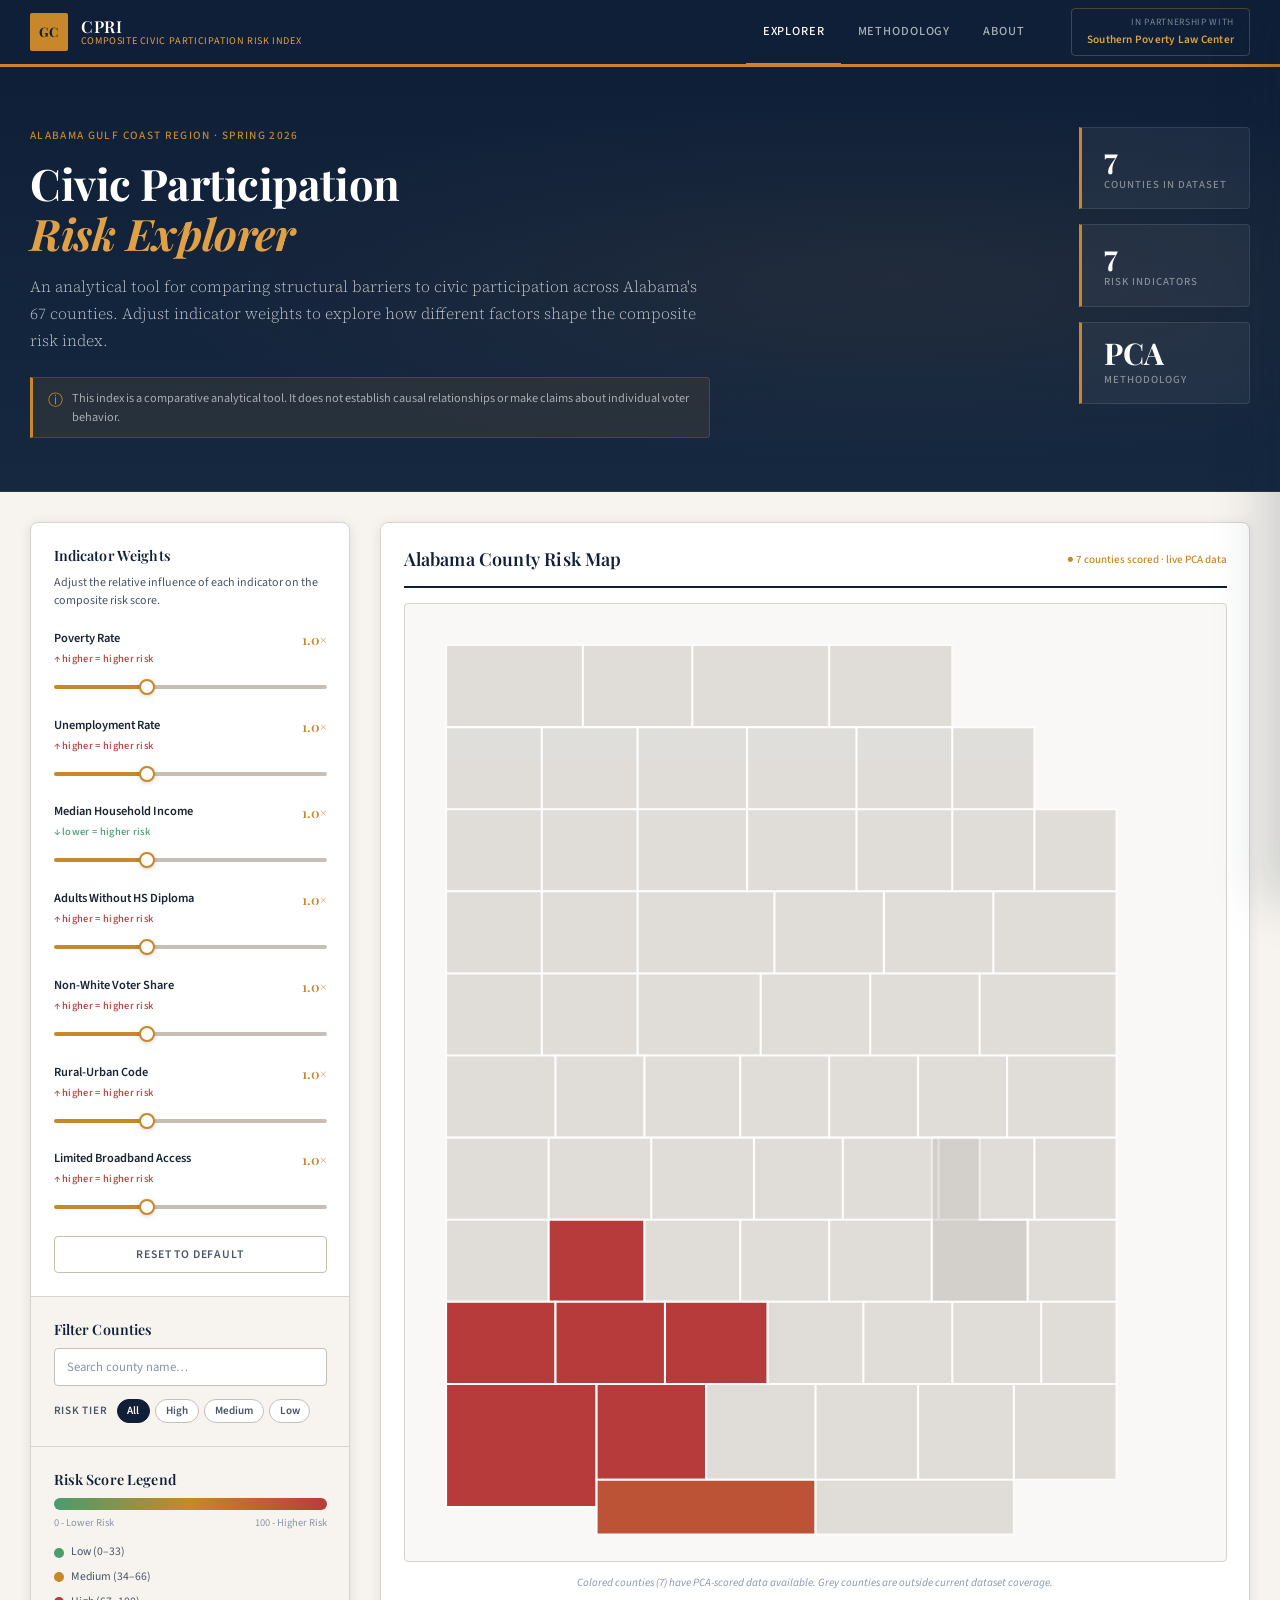
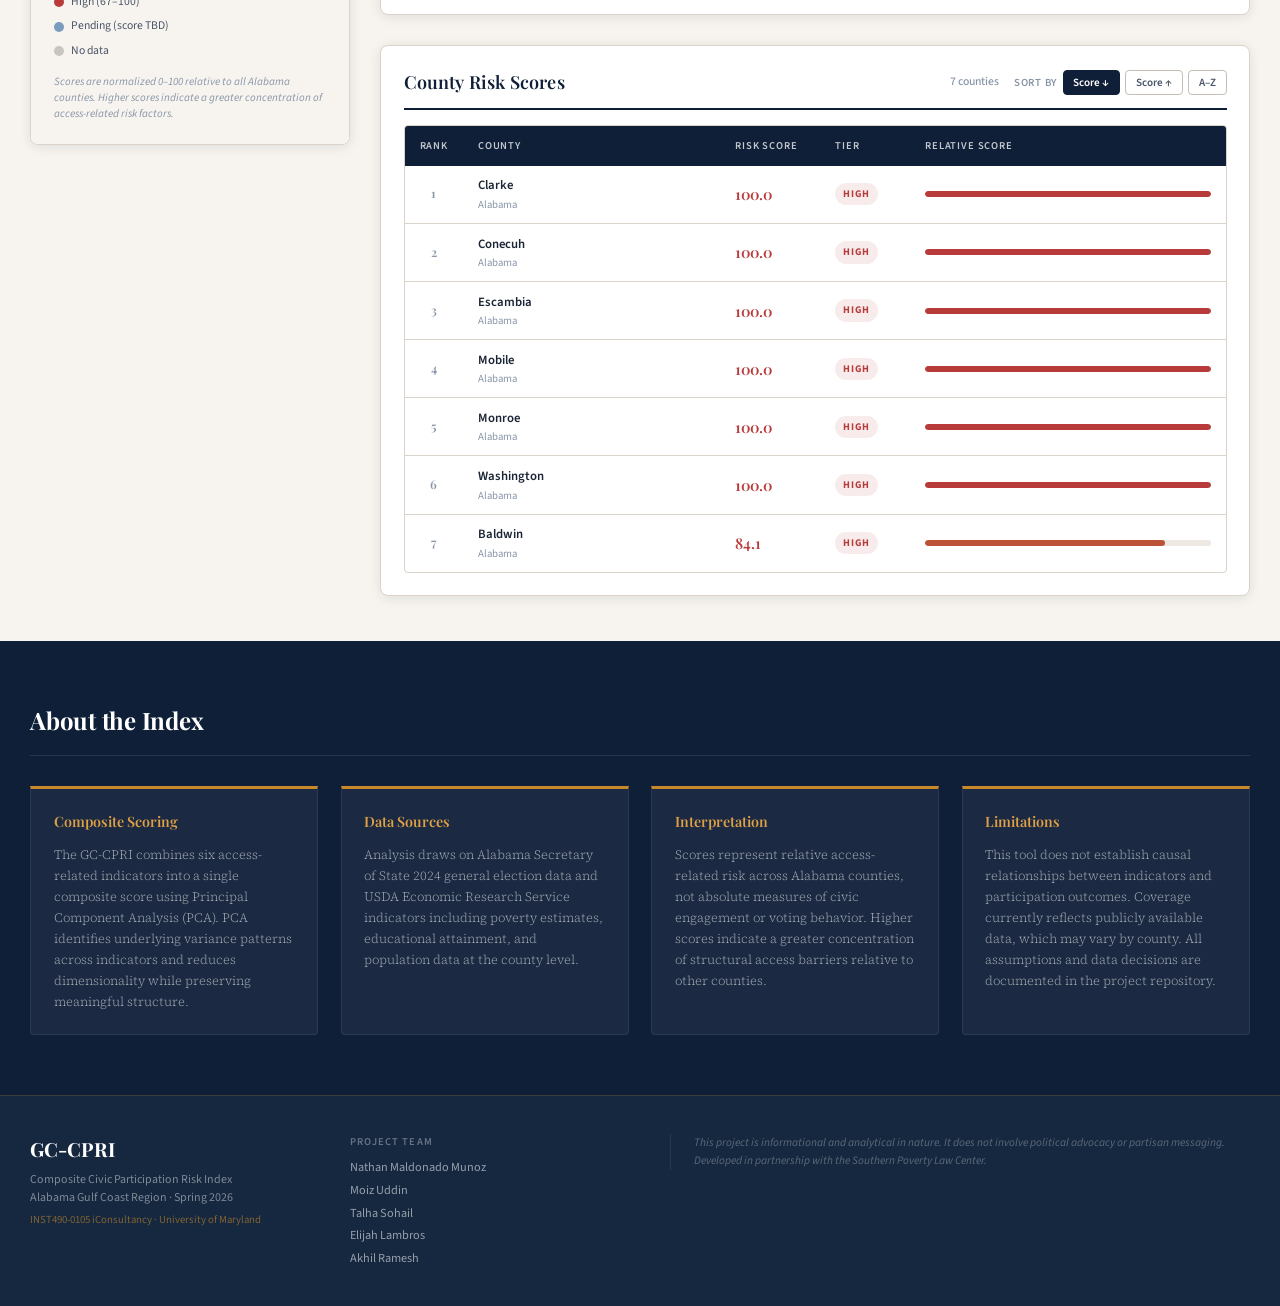
<file: app/index.html>
<!-- CREATED BY MOIZ UDDIN -->
<!-- github.com/ziowm -->

<!DOCTYPE html>
<html lang="en">
<head>
  <meta charset="UTF-8" />
  <meta name="viewport" content="width=device-width, initial-scale=1.0" />
  <title>GC-CPRI: Composite Civic Participation Risk Index</title>
  <link rel="preconnect" href="https://fonts.googleapis.com" />
  <link rel="preconnect" href="https://fonts.gstatic.com" crossorigin />
  <link href="https://fonts.googleapis.com/css2?family=Playfair+Display:wght@400;600;700&family=Source+Sans+3:wght@300;400;500;600&family=Source+Serif+4:ital,wght@0,300;0,400;1,300&display=swap" rel="stylesheet" />
  <link rel="stylesheet" href="style.css" />
</head>
<body>

  <!-- HEADER -->
  <header class="site-header">
    <div class="header-inner">
      <div class="header-brand">
        <div class="brand-mark">GC</div>
        <div class="brand-text">
          <span class="brand-title">CPRI</span>
          <span class="brand-sub">Composite Civic Participation Risk Index</span>
        </div>
      </div>
      <nav class="header-nav">
        <a href="#explorer" class="nav-link active">Explorer</a>
        <a href="#methodology" class="nav-link">Methodology</a>
        <a href="#about" class="nav-link">About</a>
      </nav>
      <div class="header-badge">
        <span>In partnership with</span>
        <strong>Southern Poverty Law Center</strong>
      </div>
    </div>
  </header>

  <!-- HERO -->
  <section class="hero">
    <div class="hero-inner">
      <div class="hero-text">
        <p class="hero-eyebrow">Alabama Gulf Coast Region · Spring 2026</p>
        <h1 class="hero-title">Civic Participation<br/><em>Risk Explorer</em></h1>
        <p class="hero-desc">An analytical tool for comparing structural barriers to civic participation across Alabama's 67 counties. Adjust indicator weights to explore how different factors shape the composite risk index.</p>
        <div class="hero-disclaimer">
          <span class="disclaimer-icon">&#9432;</span>
          This index is a comparative analytical tool. It does not establish causal relationships or make claims about individual voter behavior.
        </div>
      </div>
      <div class="hero-stats">
        <div class="stat-card">
          <span class="stat-num">24</span>
          <span class="stat-label">Counties in Dataset</span>
        </div>
        <div class="stat-card">
          <span class="stat-num">5</span>
          <span class="stat-label">Risk Indicators</span>
        </div>
        <div class="stat-card">
          <span class="stat-num">PCA</span>
          <span class="stat-label">Methodology</span>
        </div>
      </div>
    </div>
  </section>

  <!-- MAIN EXPLORER -->
  <main class="explorer" id="explorer">

    <!-- CONTROLS PANEL -->
    <aside class="controls-panel">
      <div class="panel-section">
        <h2 class="panel-heading">Indicator Weights</h2>
        <p class="panel-desc">Adjust the relative influence of each indicator on the composite risk score.</p>

        <div class="sliders-list" id="sliders-list">
          <!-- Populated by JS from indicators in gc_cpri_scores_for_app.json -->
        </div>

        <button class="reset-btn" id="reset-weights">Reset to Default</button>
      </div>

      <div class="panel-section panel-section--filter">
        <h2 class="panel-heading">Filter Counties</h2>
        <input type="text" class="search-input" id="county-search" placeholder="Search county name…" />
        <div class="risk-filter">
          <span class="filter-label">Risk tier</span>
          <div class="filter-chips">
            <button class="chip active" data-tier="all">All</button>
            <button class="chip" data-tier="high">High</button>
            <button class="chip" data-tier="medium">Medium</button>
            <button class="chip" data-tier="low">Low</button>
          </div>
        </div>
      </div>

      <div class="panel-section panel-section--legend">
        <h2 class="panel-heading">Risk Score Legend</h2>
        <div class="legend-bar">
          <div class="legend-gradient"></div>
          <div class="legend-labels">
            <span>0 - Lower Risk</span>
            <span>100 - Higher Risk</span>
          </div>
        </div>
        <div class="legend-tiers">
          <div class="legend-tier"><span class="tier-dot tier-low"></span>Low (0–33)</div>
          <div class="legend-tier"><span class="tier-dot tier-medium"></span>Medium (34–66)</div>
          <div class="legend-tier"><span class="tier-dot tier-high"></span>High (67–100)</div>
          <div class="legend-tier"><span class="tier-dot tier-pending"></span>Pending (score TBD)</div>
          <div class="legend-tier"><span class="tier-dot tier-no-data"></span>No data</div>
        </div>
        <p class="legend-note">Scores are normalized 0–100 relative to all Alabama counties. Higher scores indicate a greater concentration of access-related risk factors.</p>
      </div>
    </aside>

    <!-- MAP + TABLE -->
    <div class="data-view">

      <!-- MAP -->
      <section class="map-section">
        <div class="section-header">
          <h2 class="section-title">Alabama County Risk Map</h2>
          <div class="map-controls">
            <span class="data-note">&#9679; Placeholder data - PCA scores pending</span>
          </div>
        </div>
        <div class="map-container">
          <div class="map-tooltip" id="map-tooltip"></div>
          <svg id="alabama-map" viewBox="0 0 600 700" xmlns="http://www.w3.org/2000/svg">
            <!-- Alabama counties SVG paths - simplified representative shapes -->
            <!-- Each path has data-county and data-score attributes -->
            <!-- Scores are placeholder values 0-100 -->

            <!-- Row 1: Northernmost counties (L to R) -->
            <path class="county" data-county="Lauderdale" data-score="42" d="M30,30 L130,30 L130,90 L30,90 Z"/>
            <path class="county" data-county="Limestone" data-score="28" d="M130,30 L210,30 L210,90 L130,90 Z"/>
            <path class="county" data-county="Madison" data-score="18" d="M210,30 L310,30 L310,90 L210,90 Z"/>
            <path class="county" data-county="Jackson" data-score="55" d="M310,30 L400,30 L400,90 L310,90 Z"/>

            <!-- Row 2 -->
            <path class="county" data-county="Colbert" data-score="38" d="M30,90 L100,90 L100,150 L30,150 Z"/>
            <path class="county" data-county="Lawrence" data-score="61" d="M100,90 L170,90 L170,150 L100,150 Z"/>
            <path class="county" data-county="Morgan" data-score="33" d="M170,90 L250,90 L250,150 L170,150 Z"/>
            <path class="county" data-county="Marshall" data-score="47" d="M250,90 L330,90 L330,150 L250,150 Z"/>
            <path class="county" data-county="DeKalb" data-score="52" d="M330,90 L400,90 L400,150 L330,150 Z"/>
            <path class="county" data-county="Cherokee" data-score="44" d="M400,90 L460,90 L460,150 L400,150 Z"/>

            <!-- Row 3 -->
            <path class="county" data-county="Franklin" data-score="67" d="M30,150 L100,150 L100,210 L30,210 Z"/>
            <path class="county" data-county="Winston" data-score="72" d="M100,150 L170,150 L170,210 L100,210 Z"/>
            <path class="county" data-county="Cullman" data-score="39" d="M170,150 L250,150 L250,210 L170,210 Z"/>
            <path class="county" data-county="Blount" data-score="43" d="M250,150 L330,150 L330,210 L250,210 Z"/>
            <path class="county" data-county="Etowah" data-score="48" d="M330,150 L400,150 L400,210 L330,210 Z"/>
            <path class="county" data-county="Calhoun" data-score="41" d="M400,150 L460,150 L460,210 L400,210 Z"/>
            <path class="county" data-county="Cleburne" data-score="58" d="M460,150 L520,150 L520,210 L460,210 Z"/>

            <!-- Row 4 -->
            <path class="county" data-county="Marion" data-score="69" d="M30,210 L100,210 L100,270 L30,270 Z"/>
            <path class="county" data-county="Walker" data-score="54" d="M100,210 L170,210 L170,270 L100,270 Z"/>
            <path class="county" data-county="Jefferson" data-score="22" d="M170,210 L270,210 L270,270 L170,270 Z"/>
            <path class="county" data-county="St. Clair" data-score="35" d="M270,210 L350,210 L350,270 L270,270 Z"/>
            <path class="county" data-county="Talladega" data-score="49" d="M350,210 L430,210 L430,270 L350,270 Z"/>
            <path class="county" data-county="Randolph" data-score="63" d="M430,210 L520,210 L520,270 L430,270 Z"/>

            <!-- Row 5 -->
            <path class="county" data-county="Lamar" data-score="74" d="M30,270 L100,270 L100,330 L30,330 Z"/>
            <path class="county" data-county="Fayette" data-score="66" d="M100,270 L170,270 L170,330 L100,330 Z"/>
            <path class="county" data-county="Tuscaloosa" data-score="31" d="M170,270 L260,270 L260,330 L170,330 Z"/>
            <path class="county" data-county="Shelby" data-score="12" d="M260,270 L340,270 L340,330 L260,330 Z"/>
            <path class="county" data-county="Tallapoosa" data-score="57" d="M340,270 L420,270 L420,330 L340,330 Z"/>
            <path class="county" data-county="Chambers" data-score="65" d="M420,270 L520,270 L520,330 L420,330 Z"/>

            <!-- Row 6 -->
            <path class="county" data-county="Pickens" data-score="78" d="M30,330 L110,330 L110,390 L30,390 Z"/>
            <path class="county" data-county="Greene" data-score="88" d="M110,330 L175,330 L175,390 L110,390 Z"/>
            <path class="county" data-county="Hale" data-score="85" d="M175,330 L245,330 L245,390 L175,390 Z"/>
            <path class="county" data-county="Perry" data-score="82" d="M245,330 L310,330 L310,390 L245,390 Z"/>
            <path class="county" data-county="Chilton" data-score="53" d="M310,330 L375,330 L375,390 L310,390 Z"/>
            <path class="county" data-county="Coosa" data-score="71" d="M375,330 L440,330 L440,390 L375,390 Z"/>
            <path class="county" data-county="Clay" data-score="62" d="M440,330 L520,330 L520,390 L440,390 Z"/>

            <!-- Row 7 -->
            <path class="county" data-county="Sumter" data-score="91" d="M30,390 L105,390 L105,450 L30,450 Z"/>
            <path class="county" data-county="Marengo" data-score="84" d="M105,390 L180,390 L180,450 L105,450 Z"/>
            <path class="county" data-county="Dallas" data-score="87" d="M180,390 L255,390 L255,450 L180,450 Z"/>
            <path class="county" data-county="Autauga" data-score="37" d="M255,390 L320,390 L320,450 L255,450 Z"/>
            <path class="county" data-county="Elmore" data-score="29" d="M320,390 L390,390 L390,450 L320,450 Z"/>
            <path class="county" data-county="Tallapoosa" data-score="57" d="M0,0 L0,0 Z"/><!-- duplicate handled in data -->
            <path class="county" data-county="Lee" data-score="24" d="M390,390 L460,390 L460,450 L390,450 Z"/>
            <path class="county" data-county="Russell" data-score="68" d="M460,390 L520,390 L520,450 L460,450 Z"/>

            <!-- Row 8 -->
            <path class="county" data-county="Choctaw" data-score="80" d="M30,450 L105,450 L105,510 L30,510 Z"/>
            <path class="county" data-county="Clarke" data-score="76" d="M105,450 L175,450 L175,510 L105,510 Z"/>
            <path class="county" data-county="Wilcox" data-score="86" d="M175,450 L245,450 L245,510 L175,510 Z"/>
            <path class="county" data-county="Lowndes" data-score="90" d="M245,450 L310,450 L310,510 L245,510 Z"/>
            <path class="county" data-county="Montgomery" data-score="3" d="M310,450 L385,450 L385,510 L310,510 Z"/>
            <path class="county" data-county="Macon" data-score="79" d="M385,450 L455,450 L455,510 L385,510 Z"/>
            <path class="county" data-county="Barbour" data-score="80" d="M455,450 L520,450 L520,510 L455,510 Z"/>

            <!-- Row 9 -->
            <path class="county" data-county="Washington" data-score="73" d="M30,510 L110,510 L110,570 L30,570 Z"/>
            <path class="county" data-county="Monroe" data-score="77" d="M110,510 L190,510 L190,570 L110,570 Z"/>
            <path class="county" data-county="Conecuh" data-score="75" d="M190,510 L265,510 L265,570 L190,570 Z"/>
            <path class="county" data-county="Butler" data-score="70" d="M265,510 L335,510 L335,570 L265,570 Z"/>
            <path class="county" data-county="Crenshaw" data-score="64" d="M335,510 L400,510 L400,570 L335,570 Z"/>
            <path class="county" data-county="Pike" data-score="56" d="M400,510 L465,510 L465,570 L400,570 Z"/>
            <path class="county" data-county="Henry" data-score="60" d="M465,510 L520,510 L520,570 L465,570 Z"/>

            <!-- Row 10: Southernmost -->
            <path class="county" data-county="Mobile" data-score="12" d="M30,570 L140,570 L140,660 L30,660 Z"/>
            <path class="county" data-county="Escambia" data-score="59" d="M140,570 L220,570 L220,640 L140,640 Z"/>
            <path class="county" data-county="Covington" data-score="50" d="M220,570 L300,570 L300,640 L220,640 Z"/>
            <path class="county" data-county="Coffee" data-score="36" d="M300,570 L375,570 L375,640 L300,640 Z"/>
            <path class="county" data-county="Dale" data-score="45" d="M375,570 L445,570 L445,640 L375,640 Z"/>
            <path class="county" data-county="Houston" data-score="32" d="M445,570 L520,570 L520,640 L445,640 Z"/>

            <!-- Baldwin at south -->
            <path class="county" data-county="Baldwin" data-score="0" d="M140,640 L300,640 L300,680 L140,680 Z"/>
            <path class="county" data-county="Geneva" data-score="40" d="M300,640 L445,640 L445,680 L300,680 Z"/>

            <!-- Bullock - inland -->
            <path class="county" data-county="Bullock" data-score="100" d="M385,510 L455,510 L455,450 L420,450 L420,390 L385,390 Z"/>

          </svg>
        </div>
        <p class="map-caption">Colored counties (24) have Alabama SoS election data available. Grey counties are outside current dataset coverage. Scores are placeholder values, PCA integration pending.</p>
      </section>

      <!-- TABLE -->
      <section class="table-section" id="table-section">
        <div class="section-header">
          <h2 class="section-title">County Risk Scores</h2>
          <div class="table-meta">
            <span id="county-count">67 counties</span>
            <div class="sort-controls">
              <span class="sort-label">Sort by</span>
              <button class="sort-btn active" data-sort="score-desc">Score ↓</button>
              <button class="sort-btn" data-sort="score-asc">Score ↑</button>
              <button class="sort-btn" data-sort="alpha">A–Z</button>
            </div>
          </div>
        </div>

        <div class="table-wrapper">
          <table class="county-table" id="county-table">
            <thead>
              <tr>
                <th class="th-rank">Rank</th>
                <th class="th-county">County</th>
                <th class="th-score">Risk Score</th>
                <th class="th-tier">Tier</th>
                <th class="th-bar">Relative Score</th>
              </tr>
            </thead>
            <tbody id="table-body">
              <!-- Populated by JS -->
            </tbody>
          </table>
        </div>
      </section>

    </div>
  </main>

  <!-- COMPARE SECTION -->
  <section class="compare-section" id="compare-section" hidden>
    <div class="compare-inner">
      <div class="compare-header">
        <div>
          <h2 class="section-title">Compare Counties</h2>
          <p class="compare-sub">Side-by-side breakdown at current slider weights. Indicator cells are tinted to show relative position within the compared set.</p>
        </div>
        <button class="compare-clear" id="compare-clear">Clear all</button>
      </div>
      <div class="compare-cards" id="compare-cards"></div>
    </div>
  </section>

  <!-- DETAIL PANEL (slides in from right) -->
  <aside class="detail-panel" id="detail-panel" aria-hidden="true">
    <div class="detail-inner">
      <div class="detail-head">
        <button class="detail-close" id="detail-close" aria-label="Close">×</button>
        <p class="detail-eyebrow">County Detail</p>
        <h2 class="detail-title" id="detail-county">—</h2>
        <div class="detail-score-row">
          <span class="detail-score" id="detail-score">—</span>
          <span class="tier-badge" id="detail-tier">—</span>
        </div>
        <button class="detail-add" id="detail-add">+ Add to compare</button>
      </div>
      <div class="detail-body">
        <h3 class="detail-section-title">Indicator Breakdown</h3>
        <p class="detail-section-sub">Each indicator's contribution to the composite score at current weights. Bars extend right when the indicator pushes the score up, left when it pulls it down.</p>
        <div class="detail-rows" id="detail-rows"></div>
      </div>
    </div>
  </aside>
  <div class="detail-scrim" id="detail-scrim" hidden></div>

  <!-- METHODOLOGY NOTE -->
  <section class="methodology-section" id="methodology">
    <div class="methodology-inner">
      <div class="method-header">
        <h2 class="method-title">About the Index</h2>
      </div>
      <div class="method-grid">
        <div class="method-card">
          <h3>Composite Scoring</h3>
          <p>The GC-CPRI combines six access-related indicators into a single composite score using Principal Component Analysis (PCA). PCA identifies underlying variance patterns across indicators and reduces dimensionality while preserving meaningful structure.</p>
        </div>
        <div class="method-card">
          <h3>Data Sources</h3>
          <p>Analysis draws on Alabama Secretary of State 2024 general election data and USDA Economic Research Service indicators including poverty estimates, educational attainment, and population data at the county level.</p>
        </div>
        <div class="method-card">
          <h3>Interpretation</h3>
          <p>Scores represent relative access-related risk across Alabama counties, not absolute measures of civic engagement or voting behavior. Higher scores indicate a greater concentration of structural access barriers relative to other counties.</p>
        </div>
        <div class="method-card">
          <h3>Limitations</h3>
          <p>This tool does not establish causal relationships between indicators and participation outcomes. Coverage currently reflects publicly available data, which may vary by county. All assumptions and data decisions are documented in the project repository.</p>
        </div>
      </div>
    </div>
  </section>

  <!-- FOOTER -->
  <footer class="site-footer" id="about">
    <div class="footer-inner">
      <div class="footer-left">
        <div class="footer-brand">GC-CPRI</div>
        <p>Composite Civic Participation Risk Index<br/>Alabama Gulf Coast Region · Spring 2026</p>
        <p class="footer-course">INST490-0105 iConsultancy · University of Maryland</p>
      </div>
      <div class="footer-right">
        <p class="footer-team-label">Project Team</p>
        <ul class="footer-team">
          <li>Nathan Maldonado Munoz</li>
          <li>Moiz Uddin</li>
          <li>Talha Sohail</li>
          <li>Elijah Lambros</li>
          <li>Akhil Ramesh</li>
        </ul>
      </div>
      <div class="footer-disclaimer">
        <p>This project is informational and analytical in nature. It does not involve political advocacy or partisan messaging. Developed in partnership with the Southern Poverty Law Center.</p>
      </div>
    </div>
  </footer>

  <script src="app.js"></script>
</body>
</html>
</file>
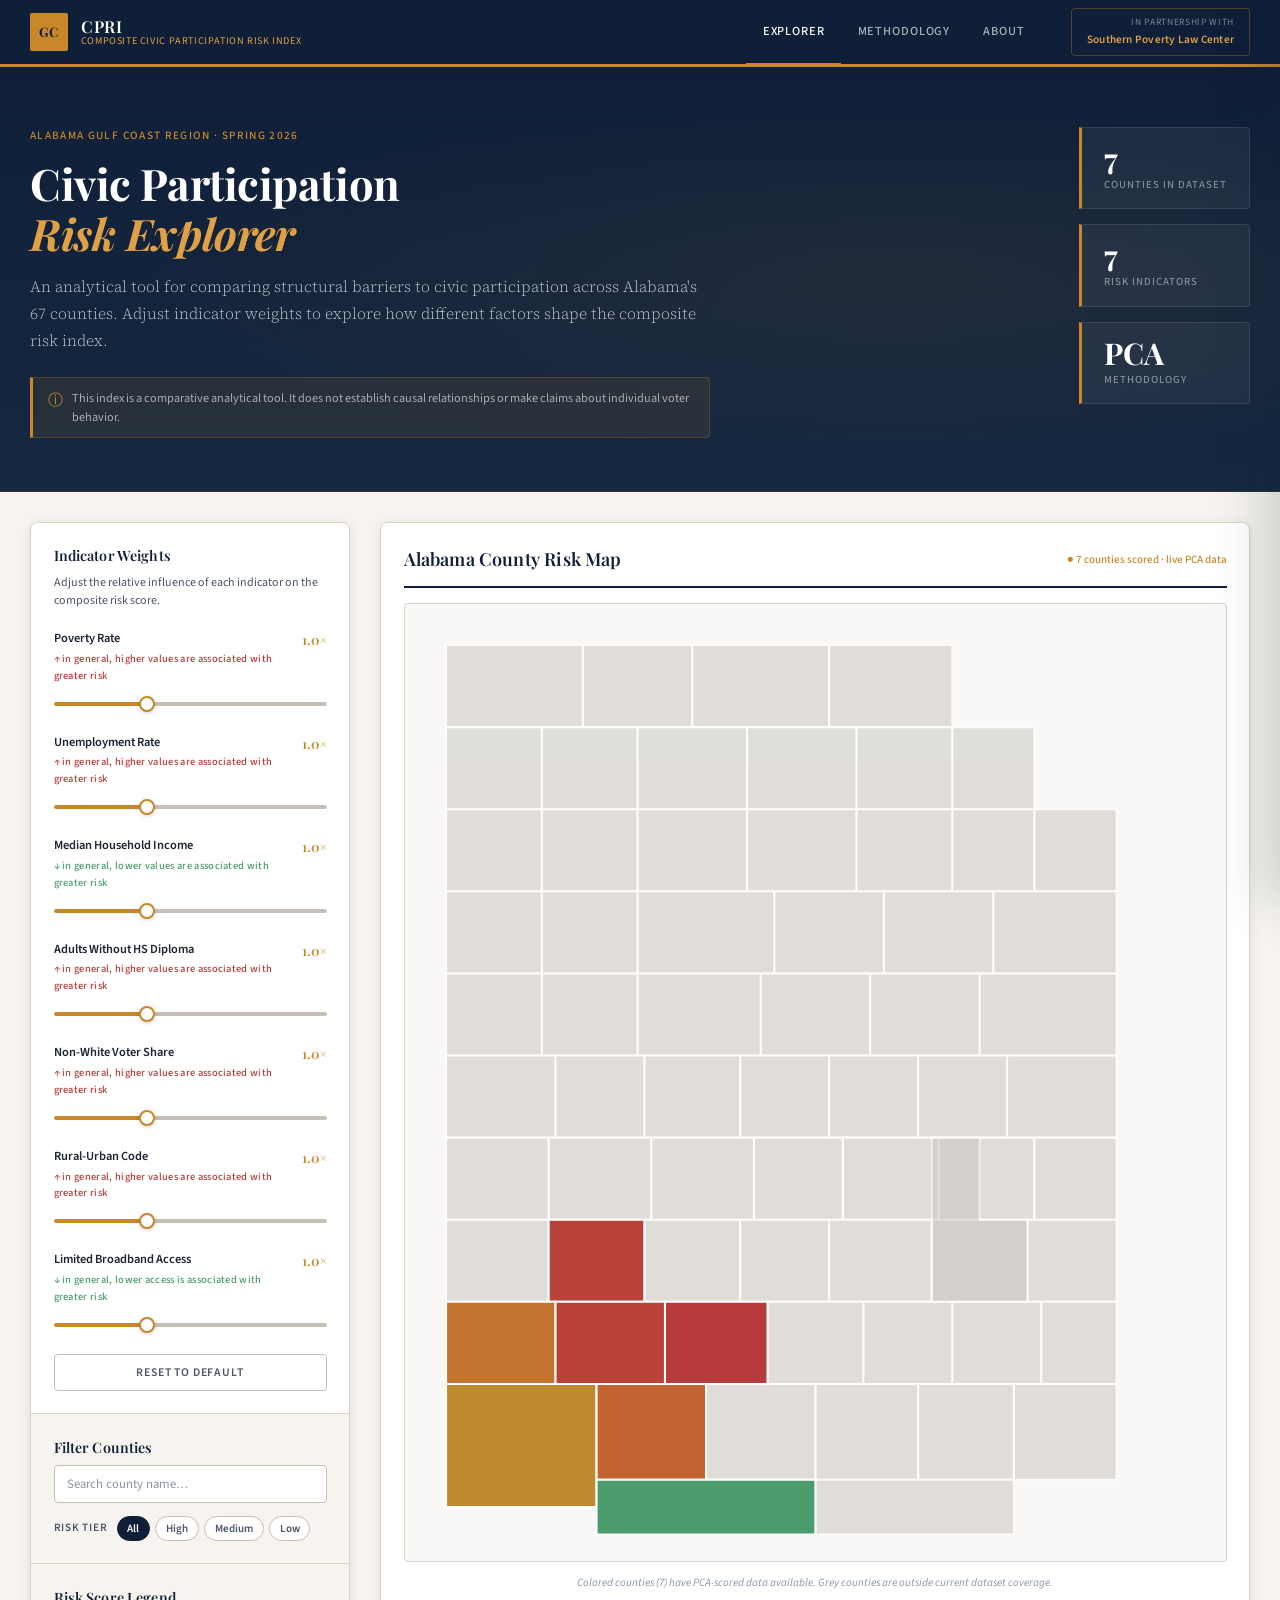
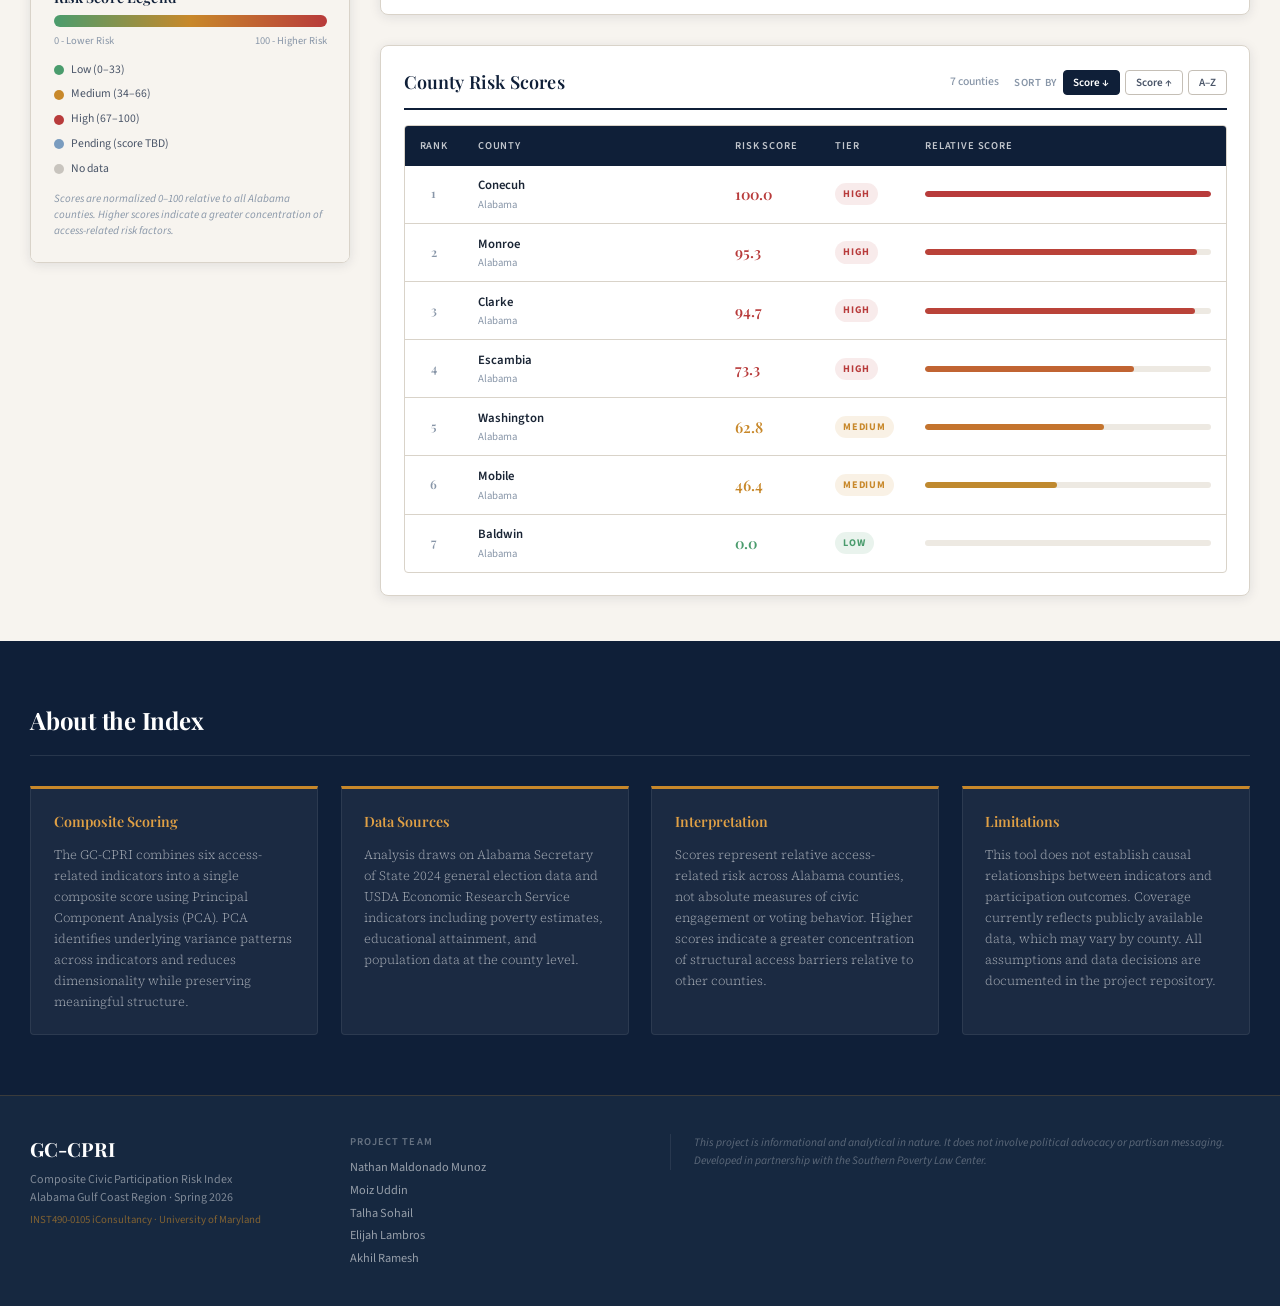
<file: docs/index.html>
<!-- CREATED BY MOIZ UDDIN -->
<!-- github.com/ziowm -->

<!DOCTYPE html>
<html lang="en">
<head>
  <meta charset="UTF-8" />
  <meta name="viewport" content="width=device-width, initial-scale=1.0" />
  <title>GC-CPRI: Composite Civic Participation Risk Index</title>
  <link rel="preconnect" href="https://fonts.googleapis.com" />
  <link rel="preconnect" href="https://fonts.gstatic.com" crossorigin />
  <link href="https://fonts.googleapis.com/css2?family=Playfair+Display:wght@400;600;700&family=Source+Sans+3:wght@300;400;500;600&family=Source+Serif+4:ital,wght@0,300;0,400;1,300&display=swap" rel="stylesheet" />
  <link rel="stylesheet" href="style.css" />
</head>
<body>

  <!-- HEADER -->
  <header class="site-header">
    <div class="header-inner">
      <div class="header-brand">
        <div class="brand-mark">GC</div>
        <div class="brand-text">
          <span class="brand-title">CPRI</span>
          <span class="brand-sub">Composite Civic Participation Risk Index</span>
        </div>
      </div>
      <nav class="header-nav">
        <a href="#explorer" class="nav-link active">Explorer</a>
        <a href="#methodology" class="nav-link">Methodology</a>
        <a href="#about" class="nav-link">About</a>
      </nav>
      <div class="header-badge">
        <span>In partnership with</span>
        <strong>Southern Poverty Law Center</strong>
      </div>
    </div>
  </header>

  <!-- HERO -->
  <section class="hero">
    <div class="hero-inner">
      <div class="hero-text">
        <p class="hero-eyebrow">Alabama Gulf Coast Region · Spring 2026</p>
        <h1 class="hero-title">Civic Participation<br/><em>Risk Explorer</em></h1>
        <p class="hero-desc">An analytical tool for comparing structural barriers to civic participation across Alabama's 67 counties. Adjust indicator weights to explore how different factors shape the composite risk index.</p>
        <div class="hero-disclaimer">
          <span class="disclaimer-icon">&#9432;</span>
          This index is a comparative analytical tool. It does not establish causal relationships or make claims about individual voter behavior.
        </div>
      </div>
      <div class="hero-stats">
        <div class="stat-card">
          <span class="stat-num">24</span>
          <span class="stat-label">Counties in Dataset</span>
        </div>
        <div class="stat-card">
          <span class="stat-num">5</span>
          <span class="stat-label">Risk Indicators</span>
        </div>
        <div class="stat-card">
          <span class="stat-num">PCA</span>
          <span class="stat-label">Methodology</span>
        </div>
      </div>
    </div>
  </section>

  <!-- MAIN EXPLORER -->
  <main class="explorer" id="explorer">

    <!-- CONTROLS PANEL -->
    <aside class="controls-panel">
      <div class="panel-section">
        <h2 class="panel-heading">Indicator Weights</h2>
        <p class="panel-desc">Adjust the relative influence of each indicator on the composite risk score.</p>

        <div class="sliders-list" id="sliders-list">
          <!-- Populated by JS from indicators in gc_cpri_scores_for_app.json -->
        </div>

        <button class="reset-btn" id="reset-weights">Reset to Default</button>
      </div>

      <div class="panel-section panel-section--filter">
        <h2 class="panel-heading">Filter Counties</h2>
        <input type="text" class="search-input" id="county-search" placeholder="Search county name…" />
        <div class="risk-filter">
          <span class="filter-label">Risk tier</span>
          <div class="filter-chips">
            <button class="chip active" data-tier="all">All</button>
            <button class="chip" data-tier="high">High</button>
            <button class="chip" data-tier="medium">Medium</button>
            <button class="chip" data-tier="low">Low</button>
          </div>
        </div>
      </div>

      <div class="panel-section panel-section--legend">
        <h2 class="panel-heading">Risk Score Legend</h2>
        <div class="legend-bar">
          <div class="legend-gradient"></div>
          <div class="legend-labels">
            <span>0 - Lower Risk</span>
            <span>100 - Higher Risk</span>
          </div>
        </div>
        <div class="legend-tiers">
          <div class="legend-tier"><span class="tier-dot tier-low"></span>Low (0–33)</div>
          <div class="legend-tier"><span class="tier-dot tier-medium"></span>Medium (34–66)</div>
          <div class="legend-tier"><span class="tier-dot tier-high"></span>High (67–100)</div>
          <div class="legend-tier"><span class="tier-dot tier-pending"></span>Pending (score TBD)</div>
          <div class="legend-tier"><span class="tier-dot tier-no-data"></span>No data</div>
        </div>
        <p class="legend-note">Scores are normalized 0–100 relative to all Alabama counties. Higher scores indicate a greater concentration of access-related risk factors.</p>
      </div>
    </aside>

    <!-- MAP + TABLE -->
    <div class="data-view">

      <!-- MAP -->
      <section class="map-section">
        <div class="section-header">
          <h2 class="section-title">Alabama County Risk Map</h2>
          <div class="map-controls">
            <span class="data-note">&#9679; Placeholder data - PCA scores pending</span>
          </div>
        </div>
        <div class="map-container">
          <div class="map-tooltip" id="map-tooltip"></div>
          <svg id="alabama-map" viewBox="0 0 600 700" xmlns="http://www.w3.org/2000/svg">
            <!-- Alabama counties SVG paths - simplified representative shapes -->
            <!-- Each path has data-county and data-score attributes -->
            <!-- Scores are placeholder values 0-100 -->

            <!-- Row 1: Northernmost counties (L to R) -->
            <path class="county" data-county="Lauderdale" data-score="42" d="M30,30 L130,30 L130,90 L30,90 Z"/>
            <path class="county" data-county="Limestone" data-score="28" d="M130,30 L210,30 L210,90 L130,90 Z"/>
            <path class="county" data-county="Madison" data-score="18" d="M210,30 L310,30 L310,90 L210,90 Z"/>
            <path class="county" data-county="Jackson" data-score="55" d="M310,30 L400,30 L400,90 L310,90 Z"/>

            <!-- Row 2 -->
            <path class="county" data-county="Colbert" data-score="38" d="M30,90 L100,90 L100,150 L30,150 Z"/>
            <path class="county" data-county="Lawrence" data-score="61" d="M100,90 L170,90 L170,150 L100,150 Z"/>
            <path class="county" data-county="Morgan" data-score="33" d="M170,90 L250,90 L250,150 L170,150 Z"/>
            <path class="county" data-county="Marshall" data-score="47" d="M250,90 L330,90 L330,150 L250,150 Z"/>
            <path class="county" data-county="DeKalb" data-score="52" d="M330,90 L400,90 L400,150 L330,150 Z"/>
            <path class="county" data-county="Cherokee" data-score="44" d="M400,90 L460,90 L460,150 L400,150 Z"/>

            <!-- Row 3 -->
            <path class="county" data-county="Franklin" data-score="67" d="M30,150 L100,150 L100,210 L30,210 Z"/>
            <path class="county" data-county="Winston" data-score="72" d="M100,150 L170,150 L170,210 L100,210 Z"/>
            <path class="county" data-county="Cullman" data-score="39" d="M170,150 L250,150 L250,210 L170,210 Z"/>
            <path class="county" data-county="Blount" data-score="43" d="M250,150 L330,150 L330,210 L250,210 Z"/>
            <path class="county" data-county="Etowah" data-score="48" d="M330,150 L400,150 L400,210 L330,210 Z"/>
            <path class="county" data-county="Calhoun" data-score="41" d="M400,150 L460,150 L460,210 L400,210 Z"/>
            <path class="county" data-county="Cleburne" data-score="58" d="M460,150 L520,150 L520,210 L460,210 Z"/>

            <!-- Row 4 -->
            <path class="county" data-county="Marion" data-score="69" d="M30,210 L100,210 L100,270 L30,270 Z"/>
            <path class="county" data-county="Walker" data-score="54" d="M100,210 L170,210 L170,270 L100,270 Z"/>
            <path class="county" data-county="Jefferson" data-score="22" d="M170,210 L270,210 L270,270 L170,270 Z"/>
            <path class="county" data-county="St. Clair" data-score="35" d="M270,210 L350,210 L350,270 L270,270 Z"/>
            <path class="county" data-county="Talladega" data-score="49" d="M350,210 L430,210 L430,270 L350,270 Z"/>
            <path class="county" data-county="Randolph" data-score="63" d="M430,210 L520,210 L520,270 L430,270 Z"/>

            <!-- Row 5 -->
            <path class="county" data-county="Lamar" data-score="74" d="M30,270 L100,270 L100,330 L30,330 Z"/>
            <path class="county" data-county="Fayette" data-score="66" d="M100,270 L170,270 L170,330 L100,330 Z"/>
            <path class="county" data-county="Tuscaloosa" data-score="31" d="M170,270 L260,270 L260,330 L170,330 Z"/>
            <path class="county" data-county="Shelby" data-score="12" d="M260,270 L340,270 L340,330 L260,330 Z"/>
            <path class="county" data-county="Tallapoosa" data-score="57" d="M340,270 L420,270 L420,330 L340,330 Z"/>
            <path class="county" data-county="Chambers" data-score="65" d="M420,270 L520,270 L520,330 L420,330 Z"/>

            <!-- Row 6 -->
            <path class="county" data-county="Pickens" data-score="78" d="M30,330 L110,330 L110,390 L30,390 Z"/>
            <path class="county" data-county="Greene" data-score="88" d="M110,330 L175,330 L175,390 L110,390 Z"/>
            <path class="county" data-county="Hale" data-score="85" d="M175,330 L245,330 L245,390 L175,390 Z"/>
            <path class="county" data-county="Perry" data-score="82" d="M245,330 L310,330 L310,390 L245,390 Z"/>
            <path class="county" data-county="Chilton" data-score="53" d="M310,330 L375,330 L375,390 L310,390 Z"/>
            <path class="county" data-county="Coosa" data-score="71" d="M375,330 L440,330 L440,390 L375,390 Z"/>
            <path class="county" data-county="Clay" data-score="62" d="M440,330 L520,330 L520,390 L440,390 Z"/>

            <!-- Row 7 -->
            <path class="county" data-county="Sumter" data-score="91" d="M30,390 L105,390 L105,450 L30,450 Z"/>
            <path class="county" data-county="Marengo" data-score="84" d="M105,390 L180,390 L180,450 L105,450 Z"/>
            <path class="county" data-county="Dallas" data-score="87" d="M180,390 L255,390 L255,450 L180,450 Z"/>
            <path class="county" data-county="Autauga" data-score="37" d="M255,390 L320,390 L320,450 L255,450 Z"/>
            <path class="county" data-county="Elmore" data-score="29" d="M320,390 L390,390 L390,450 L320,450 Z"/>
            <path class="county" data-county="Tallapoosa" data-score="57" d="M0,0 L0,0 Z"/><!-- duplicate handled in data -->
            <path class="county" data-county="Lee" data-score="24" d="M390,390 L460,390 L460,450 L390,450 Z"/>
            <path class="county" data-county="Russell" data-score="68" d="M460,390 L520,390 L520,450 L460,450 Z"/>

            <!-- Row 8 -->
            <path class="county" data-county="Choctaw" data-score="80" d="M30,450 L105,450 L105,510 L30,510 Z"/>
            <path class="county" data-county="Clarke" data-score="76" d="M105,450 L175,450 L175,510 L105,510 Z"/>
            <path class="county" data-county="Wilcox" data-score="86" d="M175,450 L245,450 L245,510 L175,510 Z"/>
            <path class="county" data-county="Lowndes" data-score="90" d="M245,450 L310,450 L310,510 L245,510 Z"/>
            <path class="county" data-county="Montgomery" data-score="3" d="M310,450 L385,450 L385,510 L310,510 Z"/>
            <path class="county" data-county="Macon" data-score="79" d="M385,450 L455,450 L455,510 L385,510 Z"/>
            <path class="county" data-county="Barbour" data-score="80" d="M455,450 L520,450 L520,510 L455,510 Z"/>

            <!-- Row 9 -->
            <path class="county" data-county="Washington" data-score="73" d="M30,510 L110,510 L110,570 L30,570 Z"/>
            <path class="county" data-county="Monroe" data-score="77" d="M110,510 L190,510 L190,570 L110,570 Z"/>
            <path class="county" data-county="Conecuh" data-score="75" d="M190,510 L265,510 L265,570 L190,570 Z"/>
            <path class="county" data-county="Butler" data-score="70" d="M265,510 L335,510 L335,570 L265,570 Z"/>
            <path class="county" data-county="Crenshaw" data-score="64" d="M335,510 L400,510 L400,570 L335,570 Z"/>
            <path class="county" data-county="Pike" data-score="56" d="M400,510 L465,510 L465,570 L400,570 Z"/>
            <path class="county" data-county="Henry" data-score="60" d="M465,510 L520,510 L520,570 L465,570 Z"/>

            <!-- Row 10: Southernmost -->
            <path class="county" data-county="Mobile" data-score="12" d="M30,570 L140,570 L140,660 L30,660 Z"/>
            <path class="county" data-county="Escambia" data-score="59" d="M140,570 L220,570 L220,640 L140,640 Z"/>
            <path class="county" data-county="Covington" data-score="50" d="M220,570 L300,570 L300,640 L220,640 Z"/>
            <path class="county" data-county="Coffee" data-score="36" d="M300,570 L375,570 L375,640 L300,640 Z"/>
            <path class="county" data-county="Dale" data-score="45" d="M375,570 L445,570 L445,640 L375,640 Z"/>
            <path class="county" data-county="Houston" data-score="32" d="M445,570 L520,570 L520,640 L445,640 Z"/>

            <!-- Baldwin at south -->
            <path class="county" data-county="Baldwin" data-score="0" d="M140,640 L300,640 L300,680 L140,680 Z"/>
            <path class="county" data-county="Geneva" data-score="40" d="M300,640 L445,640 L445,680 L300,680 Z"/>

            <!-- Bullock - inland -->
            <path class="county" data-county="Bullock" data-score="100" d="M385,510 L455,510 L455,450 L420,450 L420,390 L385,390 Z"/>

          </svg>
        </div>
        <p class="map-caption">Colored counties (24) have Alabama SoS election data available. Grey counties are outside current dataset coverage. Scores are placeholder values, PCA integration pending.</p>
      </section>

      <!-- TABLE -->
      <section class="table-section" id="table-section">
        <div class="section-header">
          <h2 class="section-title">County Risk Scores</h2>
          <div class="table-meta">
            <span id="county-count">67 counties</span>
            <div class="sort-controls">
              <span class="sort-label">Sort by</span>
              <button class="sort-btn active" data-sort="score-desc">Score ↓</button>
              <button class="sort-btn" data-sort="score-asc">Score ↑</button>
              <button class="sort-btn" data-sort="alpha">A–Z</button>
            </div>
          </div>
        </div>

        <div class="table-wrapper">
          <table class="county-table" id="county-table">
            <thead>
              <tr>
                <th class="th-rank">Rank</th>
                <th class="th-county">County</th>
                <th class="th-score">Risk Score</th>
                <th class="th-tier">Tier</th>
                <th class="th-bar">Relative Score</th>
              </tr>
            </thead>
            <tbody id="table-body">
              <!-- Populated by JS -->
            </tbody>
          </table>
        </div>
      </section>

    </div>
  </main>

  <!-- COMPARE SECTION -->
  <section class="compare-section" id="compare-section" hidden>
    <div class="compare-inner">
      <div class="compare-header">
        <div>
          <h2 class="section-title">Compare Counties</h2>
          <p class="compare-sub">Side-by-side breakdown at current slider weights. Indicator cells are tinted to show relative position within the compared set.</p>
        </div>
        <button class="compare-clear" id="compare-clear">Clear all</button>
      </div>
      <div class="compare-cards" id="compare-cards"></div>
    </div>
  </section>

  <!-- DETAIL PANEL (slides in from right) -->
  <aside class="detail-panel" id="detail-panel" aria-hidden="true">
    <div class="detail-inner">
      <div class="detail-head">
        <button class="detail-close" id="detail-close" aria-label="Close">×</button>
        <p class="detail-eyebrow">County Detail</p>
        <h2 class="detail-title" id="detail-county">—</h2>
        <div class="detail-score-row">
          <span class="detail-score" id="detail-score">—</span>
          <span class="tier-badge" id="detail-tier">—</span>
        </div>
        <div class="detail-action-row">
          <button class="detail-add" id="detail-add">+ Add to compare</button>
          <button class="detail-remove" id="detail-remove" style="display:none">− Remove</button>
        </div>
        <div class="detail-guide-row" id="detail-guide-row" style="display:none">
          <button class="detail-compare-guide" id="detail-add-another">→ Add another county</button>
          <button class="detail-compare-guide detail-compare-guide--go" id="detail-go-compare">→ Go to compare</button>
        </div>
      </div>
      <div class="detail-body">
        <h3 class="detail-section-title">Indicator Breakdown</h3>
        <p class="detail-section-sub">Each indicator's contribution to the composite score at current weights. Bars extend right when the indicator pushes the score up, left when it pulls it down.</p>
        <div class="detail-rows" id="detail-rows"></div>
      </div>
    </div>
  </aside>
  <div class="detail-scrim" id="detail-scrim" hidden></div>

  <!-- METHODOLOGY NOTE -->
  <section class="methodology-section" id="methodology">
    <div class="methodology-inner">
      <div class="method-header">
        <h2 class="method-title">About the Index</h2>
      </div>
      <div class="method-grid">
        <div class="method-card">
          <h3>Composite Scoring</h3>
          <p>The GC-CPRI combines six access-related indicators into a single composite score using Principal Component Analysis (PCA). PCA identifies underlying variance patterns across indicators and reduces dimensionality while preserving meaningful structure.</p>
        </div>
        <div class="method-card">
          <h3>Data Sources</h3>
          <p>Analysis draws on Alabama Secretary of State 2024 general election data and USDA Economic Research Service indicators including poverty estimates, educational attainment, and population data at the county level.</p>
        </div>
        <div class="method-card">
          <h3>Interpretation</h3>
          <p>Scores represent relative access-related risk across Alabama counties, not absolute measures of civic engagement or voting behavior. Higher scores indicate a greater concentration of structural access barriers relative to other counties.</p>
        </div>
        <div class="method-card">
          <h3>Limitations</h3>
          <p>This tool does not establish causal relationships between indicators and participation outcomes. Coverage currently reflects publicly available data, which may vary by county. All assumptions and data decisions are documented in the project repository.</p>
        </div>
      </div>
    </div>
  </section>

  <!-- FOOTER -->
  <footer class="site-footer" id="about">
    <div class="footer-inner">
      <div class="footer-left">
        <div class="footer-brand">GC-CPRI</div>
        <p>Composite Civic Participation Risk Index<br/>Alabama Gulf Coast Region · Spring 2026</p>
        <p class="footer-course">INST490-0105 iConsultancy · University of Maryland</p>
      </div>
      <div class="footer-right">
        <p class="footer-team-label">Project Team</p>
        <ul class="footer-team">
          <li>Nathan Maldonado Munoz</li>
          <li>Moiz Uddin</li>
          <li>Talha Sohail</li>
          <li>Elijah Lambros</li>
          <li>Akhil Ramesh</li>
        </ul>
      </div>
      <div class="footer-disclaimer">
        <p>This project is informational and analytical in nature. It does not involve political advocacy or partisan messaging. Developed in partnership with the Southern Poverty Law Center.</p>
      </div>
    </div>
  </footer>

  <script src="app.js"></script>
</body>
</html>
</file>
<file: app/style.css>
/* ============================================
   GC-CPRI — Civic Participation Risk Index
   MOIZ UDDIN
   Design: Editorial / Policy Research
   Palette: Deep navy · Warm slate · Amber accent
   ============================================ */

:root {
  --navy:       #0f1f38;
  --navy-mid:   #162840;
  --navy-light: #1e3a5f;
  --slate:      #2c3e55;
  --slate-mid:  #3d5166;
  --amber:      #c8882a;
  --amber-light:#e0a045;
  --amber-pale: #f5e6cc;
  --cream:      #f7f4ef;
  --cream-dark: #ede9e2;
  --white:      #ffffff;
  --text-dark:  #1a2535;
  --text-mid:   #4a5568;
  --text-light: #8896a8;
  --border:     #d9d3c9;
  --border-dark:#c5bfb6;

  --risk-low:    #4a9c6d;
  --risk-medium: #c8882a;
  --risk-high:   #b83b3b;

  --radius: 4px;
  --radius-lg: 8px;
  --shadow: 0 2px 12px rgba(15,31,56,0.10);
  --shadow-lg: 0 8px 32px rgba(15,31,56,0.16);

  font-size: 15px;
}

*, *::before, *::after { box-sizing: border-box; margin: 0; padding: 0; }

html { scroll-behavior: smooth; }

body {
  font-family: 'Source Sans 3', sans-serif;
  font-weight: 400;
  background: var(--cream);
  color: var(--text-dark);
  line-height: 1.6;
  -webkit-font-smoothing: antialiased;
}

/* ---- HEADER ---- */

.site-header {
  background: var(--navy);
  border-bottom: 3px solid var(--amber);
  position: sticky;
  top: 0;
  z-index: 100;
}

.header-inner {
  max-width: 1400px;
  margin: 0 auto;
  padding: 0 2rem;
  display: flex;
  align-items: center;
  gap: 2rem;
  height: 64px;
}

.header-brand {
  display: flex;
  align-items: center;
  gap: 0.85rem;
  flex-shrink: 0;
}

.brand-mark {
  width: 38px;
  height: 38px;
  background: var(--amber);
  color: var(--navy);
  font-family: 'Playfair Display', serif;
  font-weight: 700;
  font-size: 13px;
  letter-spacing: 0.04em;
  display: flex;
  align-items: center;
  justify-content: center;
  border-radius: 2px;
}

.brand-text {
  display: flex;
  flex-direction: column;
  gap: 1px;
}

.brand-title {
  font-family: 'Playfair Display', serif;
  font-weight: 600;
  font-size: 1.1rem;
  color: var(--white);
  letter-spacing: 0.05em;
  line-height: 1;
}

.brand-sub {
  font-size: 0.68rem;
  color: var(--amber-light);
  letter-spacing: 0.06em;
  text-transform: uppercase;
  line-height: 1;
}

.header-nav {
  display: flex;
  gap: 0;
  margin-left: auto;
}

.nav-link {
  color: rgba(255,255,255,0.65);
  text-decoration: none;
  font-size: 0.82rem;
  font-weight: 500;
  letter-spacing: 0.07em;
  text-transform: uppercase;
  padding: 0 1.1rem;
  height: 64px;
  display: flex;
  align-items: center;
  border-bottom: 3px solid transparent;
  margin-bottom: -3px;
  transition: color 0.2s, border-color 0.2s;
}

.nav-link:hover,
.nav-link.active {
  color: var(--white);
  border-bottom-color: var(--amber);
}

.header-badge {
  flex-shrink: 0;
  padding: 0.4rem 1rem;
  border: 1px solid rgba(200,136,42,0.35);
  border-radius: var(--radius);
  display: flex;
  flex-direction: column;
  align-items: flex-end;
  gap: 1px;
}

.header-badge span {
  font-size: 0.64rem;
  color: rgba(255,255,255,0.45);
  text-transform: uppercase;
  letter-spacing: 0.07em;
}

.header-badge strong {
  font-size: 0.75rem;
  color: var(--amber-light);
  font-weight: 600;
  letter-spacing: 0.02em;
}

/* ---- HERO ---- */

.hero {
  background: var(--navy-mid);
  background-image:
    radial-gradient(ellipse at 70% 50%, rgba(200,136,42,0.08) 0%, transparent 60%),
    linear-gradient(180deg, var(--navy) 0%, var(--navy-mid) 100%);
  padding: 4rem 2rem 3.5rem;
  border-bottom: 1px solid rgba(200,136,42,0.2);
}

.hero-inner {
  max-width: 1400px;
  margin: 0 auto;
  display: flex;
  align-items: flex-start;
  justify-content: space-between;
  gap: 3rem;
}

.hero-text { max-width: 680px; }

.hero-eyebrow {
  font-size: 0.75rem;
  font-weight: 500;
  letter-spacing: 0.12em;
  text-transform: uppercase;
  color: var(--amber);
  margin-bottom: 0.85rem;
}

.hero-title {
  font-family: 'Playfair Display', serif;
  font-weight: 700;
  font-size: clamp(2rem, 3.5vw, 2.9rem);
  color: var(--white);
  line-height: 1.15;
  margin-bottom: 1.1rem;
  letter-spacing: -0.01em;
}

.hero-title em {
  color: var(--amber-light);
  font-style: italic;
}

.hero-desc {
  font-family: 'Source Serif 4', serif;
  font-weight: 300;
  font-size: 1.05rem;
  color: rgba(255,255,255,0.72);
  line-height: 1.7;
  margin-bottom: 1.5rem;
}

.hero-disclaimer {
  display: flex;
  align-items: flex-start;
  gap: 0.6rem;
  background: rgba(200,136,42,0.1);
  border: 1px solid rgba(200,136,42,0.25);
  border-left: 3px solid var(--amber);
  padding: 0.75rem 1rem;
  border-radius: 0 var(--radius) var(--radius) 0;
  font-size: 0.82rem;
  color: rgba(255,255,255,0.6);
  line-height: 1.5;
}

.disclaimer-icon {
  color: var(--amber);
  font-size: 1rem;
  flex-shrink: 0;
  margin-top: 1px;
}

.hero-stats {
  display: flex;
  flex-direction: column;
  gap: 1rem;
  flex-shrink: 0;
}

.stat-card {
  background: rgba(255,255,255,0.05);
  border: 1px solid rgba(255,255,255,0.1);
  border-left: 3px solid var(--amber);
  padding: 1rem 1.5rem;
  border-radius: 0 var(--radius) var(--radius) 0;
  display: flex;
  flex-direction: column;
  gap: 0.2rem;
  min-width: 160px;
}

.stat-num {
  font-family: 'Playfair Display', serif;
  font-size: 2rem;
  font-weight: 700;
  color: var(--white);
  line-height: 1;
}

.stat-label {
  font-size: 0.72rem;
  text-transform: uppercase;
  letter-spacing: 0.09em;
  color: rgba(255,255,255,0.45);
  font-weight: 500;
}

/* ---- MAIN EXPLORER LAYOUT ---- */

.explorer {
  max-width: 1400px;
  margin: 0 auto;
  padding: 2rem;
  display: grid;
  grid-template-columns: 320px 1fr;
  gap: 2rem;
  align-items: start;
}

/* ---- CONTROLS PANEL ---- */

.controls-panel {
  position: sticky;
  top: 80px;
  display: flex;
  flex-direction: column;
  gap: 0;
  background: var(--white);
  border: 1px solid var(--border);
  border-radius: var(--radius-lg);
  overflow: hidden;
  box-shadow: var(--shadow);
}

.panel-section {
  padding: 1.5rem;
  border-bottom: 1px solid var(--border);
}

.panel-section:last-child { border-bottom: none; }

.panel-section--filter { background: var(--cream); }
.panel-section--legend { background: var(--cream); }

.panel-heading {
  font-family: 'Playfair Display', serif;
  font-size: 0.95rem;
  font-weight: 600;
  color: var(--navy);
  margin-bottom: 0.4rem;
  letter-spacing: 0.01em;
}

.panel-desc {
  font-size: 0.8rem;
  color: var(--text-mid);
  line-height: 1.5;
  margin-bottom: 1.25rem;
}

/* ---- SLIDERS ---- */

.sliders-list {
  display: flex;
  flex-direction: column;
  gap: 1.25rem;
  margin-bottom: 1.25rem;
}

.slider-item {
  display: flex;
  flex-direction: column;
  gap: 0.35rem;
}

.slider-header {
  display: flex;
  align-items: flex-start;
  justify-content: space-between;
  gap: 0.5rem;
}

.slider-label-group {
  display: flex;
  flex-direction: column;
  gap: 2px;
}

.slider-label {
  font-weight: 600;
  font-size: 0.83rem;
  color: var(--text-dark);
}

.slider-direction {
  font-size: 0.7rem;
  font-weight: 500;
  letter-spacing: 0.03em;
}

.risk-higher { color: var(--risk-high); }
.risk-lower  { color: var(--risk-low); }

.slider-value {
  font-family: 'Playfair Display', serif;
  font-size: 0.9rem;
  font-weight: 600;
  color: var(--amber);
  flex-shrink: 0;
  min-width: 2.5rem;
  text-align: right;
}

.slider-track-wrap {
  position: relative;
}

.slider {
  -webkit-appearance: none;
  appearance: none;
  width: 100%;
  height: 4px;
  background: linear-gradient(to right, var(--amber) 0%, var(--amber) 33.3%, var(--border-dark) 33.3%);
  border-radius: 2px;
  outline: none;
  cursor: pointer;
  transition: background 0.15s;
}

.slider::-webkit-slider-thumb {
  -webkit-appearance: none;
  appearance: none;
  width: 16px;
  height: 16px;
  background: var(--white);
  border: 2.5px solid var(--amber);
  border-radius: 50%;
  cursor: pointer;
  box-shadow: 0 1px 4px rgba(0,0,0,0.18);
  transition: transform 0.15s, border-color 0.15s;
}

.slider::-webkit-slider-thumb:hover {
  transform: scale(1.2);
  border-color: var(--amber-light);
}

.slider::-moz-range-thumb {
  width: 16px;
  height: 16px;
  background: var(--white);
  border: 2.5px solid var(--amber);
  border-radius: 50%;
  cursor: pointer;
  box-shadow: 0 1px 4px rgba(0,0,0,0.18);
}

.slider-desc {
  font-size: 0.74rem;
  color: var(--text-light);
  line-height: 1.4;
}

.reset-btn {
  width: 100%;
  padding: 0.6rem;
  background: transparent;
  border: 1px solid var(--border-dark);
  border-radius: var(--radius);
  font-family: 'Source Sans 3', sans-serif;
  font-size: 0.78rem;
  font-weight: 600;
  letter-spacing: 0.07em;
  text-transform: uppercase;
  color: var(--text-mid);
  cursor: pointer;
  transition: background 0.15s, color 0.15s, border-color 0.15s;
}

.reset-btn:hover {
  background: var(--navy);
  color: var(--white);
  border-color: var(--navy);
}

/* ---- FILTER ---- */

.search-input {
  width: 100%;
  padding: 0.6rem 0.85rem;
  border: 1px solid var(--border-dark);
  border-radius: var(--radius);
  font-family: 'Source Sans 3', sans-serif;
  font-size: 0.85rem;
  color: var(--text-dark);
  background: var(--white);
  outline: none;
  margin-bottom: 0.85rem;
  transition: border-color 0.15s;
}

.search-input:focus {
  border-color: var(--amber);
  box-shadow: 0 0 0 3px rgba(200,136,42,0.12);
}

.search-input::placeholder { color: var(--text-light); }

.risk-filter {
  display: flex;
  align-items: center;
  gap: 0.6rem;
}

.filter-label {
  font-size: 0.75rem;
  font-weight: 600;
  text-transform: uppercase;
  letter-spacing: 0.07em;
  color: var(--text-mid);
  white-space: nowrap;
}

.filter-chips {
  display: flex;
  gap: 0.35rem;
}

.chip {
  padding: 0.25rem 0.65rem;
  border: 1px solid var(--border-dark);
  border-radius: 20px;
  font-family: 'Source Sans 3', sans-serif;
  font-size: 0.74rem;
  font-weight: 600;
  color: var(--text-mid);
  background: var(--white);
  cursor: pointer;
  transition: all 0.15s;
}

.chip:hover { border-color: var(--amber); color: var(--amber); }

.chip.active {
  background: var(--navy);
  border-color: var(--navy);
  color: var(--white);
}

/* ---- LEGEND ---- */

.legend-bar { margin-bottom: 0.75rem; }

.legend-gradient {
  height: 12px;
  border-radius: 6px;
  background: linear-gradient(to right, var(--risk-low), var(--risk-medium), var(--risk-high));
  margin-bottom: 0.35rem;
}

.legend-labels {
  display: flex;
  justify-content: space-between;
  font-size: 0.7rem;
  color: var(--text-light);
}

.legend-tiers {
  display: flex;
  flex-direction: column;
  gap: 0.4rem;
  margin-bottom: 0.85rem;
}

.legend-tier {
  display: flex;
  align-items: center;
  gap: 0.5rem;
  font-size: 0.78rem;
  color: var(--text-mid);
}

.tier-dot {
  width: 10px;
  height: 10px;
  border-radius: 50%;
  flex-shrink: 0;
}

.tier-low     { background: var(--risk-low); }
.tier-medium  { background: var(--risk-medium); }
.tier-high    { background: var(--risk-high); }
.tier-pending { background: #7a9cbf; }
.tier-no-data { background: #c8c4be; }

.legend-note {
  font-size: 0.74rem;
  color: var(--text-light);
  line-height: 1.45;
  font-style: italic;
}

/* ---- DATA VIEW ---- */

.data-view {
  display: flex;
  flex-direction: column;
  gap: 2rem;
}

.section-header {
  display: flex;
  align-items: center;
  justify-content: space-between;
  margin-bottom: 1rem;
  padding-bottom: 0.75rem;
  border-bottom: 2px solid var(--navy);
}

.section-title {
  font-family: 'Playfair Display', serif;
  font-size: 1.2rem;
  font-weight: 600;
  color: var(--navy);
  letter-spacing: 0.01em;
}

/* ---- MAP ---- */

.map-section {
  background: var(--white);
  border: 1px solid var(--border);
  border-radius: var(--radius-lg);
  padding: 1.5rem;
  box-shadow: var(--shadow);
}

.map-controls { display: flex; align-items: center; gap: 1rem; }

.data-note {
  font-size: 0.74rem;
  color: var(--amber);
  font-weight: 500;
  display: flex;
  align-items: center;
  gap: 0.3rem;
}

.map-container {
  position: relative;
  background: #f9f8f6;
  border: 1px solid var(--border);
  border-radius: var(--radius);
  overflow: hidden;
}

#alabama-map {
  width: 100%;
  height: auto;
  display: block;
}

/* County SVG fills */
.county {
  stroke: var(--white);
  stroke-width: 1.5;
  cursor: pointer;
  transition: opacity 0.15s, filter 0.15s;
}

.county:hover {
  opacity: 0.82;
  filter: brightness(1.12);
  stroke-width: 2.5;
  stroke: var(--navy);
}

.county.highlighted {
  stroke: var(--navy);
  stroke-width: 2.5;
}

/* Map Tooltip */
.map-tooltip {
  position: absolute;
  background: var(--navy);
  color: var(--white);
  padding: 0.6rem 0.9rem;
  border-radius: var(--radius);
  font-size: 0.8rem;
  pointer-events: none;
  opacity: 0;
  transition: opacity 0.12s;
  z-index: 10;
  border-left: 3px solid var(--amber);
  white-space: nowrap;
  box-shadow: var(--shadow-lg);
}

.map-tooltip.visible { opacity: 1; }

.map-tooltip .tt-county {
  font-family: 'Playfair Display', serif;
  font-weight: 600;
  font-size: 0.88rem;
  display: block;
  margin-bottom: 3px;
}

.map-tooltip .tt-score {
  color: var(--amber-light);
  font-weight: 600;
}

.map-tooltip .tt-tier {
  color: rgba(255,255,255,0.55);
  font-size: 0.72rem;
}

.map-caption {
  margin-top: 0.75rem;
  font-size: 0.74rem;
  color: var(--text-light);
  font-style: italic;
  text-align: center;
}

/* ---- TABLE ---- */

.table-section {
  background: var(--white);
  border: 1px solid var(--border);
  border-radius: var(--radius-lg);
  padding: 1.5rem;
  box-shadow: var(--shadow);
}

.table-meta {
  display: flex;
  align-items: center;
  gap: 1rem;
}

#county-count {
  font-size: 0.78rem;
  color: var(--text-light);
  font-weight: 500;
}

.sort-controls {
  display: flex;
  align-items: center;
  gap: 0.35rem;
}

.sort-label {
  font-size: 0.72rem;
  text-transform: uppercase;
  letter-spacing: 0.07em;
  color: var(--text-light);
  font-weight: 600;
}

.sort-btn {
  padding: 0.25rem 0.65rem;
  border: 1px solid var(--border-dark);
  border-radius: var(--radius);
  font-family: 'Source Sans 3', sans-serif;
  font-size: 0.74rem;
  font-weight: 600;
  color: var(--text-mid);
  background: transparent;
  cursor: pointer;
  transition: all 0.15s;
}

.sort-btn:hover { border-color: var(--navy); color: var(--navy); }
.sort-btn.active { background: var(--navy); color: var(--white); border-color: var(--navy); }

.table-wrapper {
  overflow-x: auto;
  max-height: 520px;
  overflow-y: auto;
  border: 1px solid var(--border);
  border-radius: var(--radius);
}

.county-table {
  width: 100%;
  border-collapse: collapse;
  font-size: 0.85rem;
}

.county-table thead {
  position: sticky;
  top: 0;
  z-index: 2;
}

.county-table th {
  background: var(--navy);
  color: rgba(255,255,255,0.75);
  font-size: 0.7rem;
  font-weight: 600;
  text-transform: uppercase;
  letter-spacing: 0.08em;
  padding: 0.75rem 1rem;
  text-align: left;
  white-space: nowrap;
}

.county-table td {
  padding: 0.65rem 1rem;
  border-bottom: 1px solid var(--border);
  vertical-align: middle;
}

.county-table tbody tr {
  transition: background 0.1s;
}

.county-table tbody tr:hover {
  background: var(--amber-pale);
}

.county-table tbody tr:last-child td {
  border-bottom: none;
}

.th-rank { width: 52px; text-align: center; }
.th-score { width: 100px; }
.th-tier { width: 90px; }

.td-rank {
  text-align: center;
  font-family: 'Playfair Display', serif;
  font-size: 0.82rem;
  color: var(--text-light);
  font-weight: 600;
}

.td-county {
  font-weight: 600;
  color: var(--text-dark);
}

.td-county-sub {
  font-size: 0.72rem;
  color: var(--text-light);
  font-weight: 400;
}

.td-score {
  font-family: 'Playfair Display', serif;
  font-size: 1rem;
  font-weight: 600;
}

.score-high   { color: var(--risk-high); }
.score-medium { color: var(--risk-medium); }
.score-low    { color: var(--risk-low); }

.tier-badge {
  display: inline-block;
  padding: 0.2rem 0.55rem;
  border-radius: 20px;
  font-size: 0.68rem;
  font-weight: 700;
  text-transform: uppercase;
  letter-spacing: 0.07em;
}

.tier-badge.high    { background: rgba(184,59,59,0.1);   color: var(--risk-high); }
.tier-badge.medium  { background: rgba(200,136,42,0.12); color: var(--risk-medium); }
.tier-badge.low     { background: rgba(74,156,109,0.12); color: var(--risk-low); }
.tier-badge.pending { background: rgba(122,156,191,0.12); color: #7a9cbf; }

.score-bar-wrap {
  width: 100%;
  height: 6px;
  background: var(--cream-dark);
  border-radius: 3px;
  overflow: hidden;
}

.score-bar-fill {
  height: 100%;
  border-radius: 3px;
  transition: width 0.4s cubic-bezier(0.4, 0, 0.2, 1);
}

/* ---- METHODOLOGY ---- */

.methodology-section {
  background: var(--navy);
  padding: 4rem 2rem;
  margin-top: 1rem;
}

.methodology-inner {
  max-width: 1400px;
  margin: 0 auto;
}

.method-header {
  margin-bottom: 2rem;
  padding-bottom: 1rem;
  border-bottom: 1px solid rgba(255,255,255,0.1);
}

.method-title {
  font-family: 'Playfair Display', serif;
  font-size: 1.6rem;
  font-weight: 700;
  color: var(--white);
  letter-spacing: -0.01em;
}

.method-grid {
  display: grid;
  grid-template-columns: repeat(4, 1fr);
  gap: 1.5rem;
}

.method-card {
  background: rgba(255,255,255,0.05);
  border: 1px solid rgba(255,255,255,0.08);
  border-top: 3px solid var(--amber);
  padding: 1.5rem;
  border-radius: 0 0 var(--radius) var(--radius);
}

.method-card h3 {
  font-family: 'Playfair Display', serif;
  font-size: 0.95rem;
  font-weight: 600;
  color: var(--amber-light);
  margin-bottom: 0.65rem;
}

.method-card p {
  font-family: 'Source Serif 4', serif;
  font-size: 0.85rem;
  font-weight: 300;
  color: rgba(255,255,255,0.62);
  line-height: 1.65;
}

/* ---- FOOTER ---- */

.site-footer {
  background: var(--navy-mid);
  border-top: 1px solid rgba(200,136,42,0.2);
  padding: 2.5rem 2rem;
}

.footer-inner {
  max-width: 1400px;
  margin: 0 auto;
  display: grid;
  grid-template-columns: 1fr 1fr 2fr;
  gap: 2rem;
  align-items: start;
}

.footer-brand {
  font-family: 'Playfair Display', serif;
  font-size: 1.3rem;
  font-weight: 700;
  color: var(--white);
  margin-bottom: 0.4rem;
}

.footer-left p {
  font-size: 0.8rem;
  color: rgba(255,255,255,0.45);
  line-height: 1.5;
  margin-bottom: 0.3rem;
}

.footer-course {
  font-size: 0.72rem !important;
  color: rgba(200,136,42,0.6) !important;
}

.footer-team-label {
  font-size: 0.7rem;
  text-transform: uppercase;
  letter-spacing: 0.1em;
  color: rgba(255,255,255,0.35);
  font-weight: 600;
  margin-bottom: 0.5rem;
}

.footer-team {
  list-style: none;
  display: flex;
  flex-direction: column;
  gap: 0.2rem;
}

.footer-team li {
  font-size: 0.82rem;
  color: rgba(255,255,255,0.55);
}

.footer-disclaimer {
  font-size: 0.76rem;
  color: rgba(255,255,255,0.3);
  line-height: 1.6;
  font-style: italic;
  padding-left: 1.5rem;
  border-left: 1px solid rgba(255,255,255,0.08);
}

/* ---- RESPONSIVE ---- */

@media (max-width: 1100px) {
  .explorer { grid-template-columns: 1fr; }
  .controls-panel { position: static; }
  .method-grid { grid-template-columns: repeat(2, 1fr); }
  .footer-inner { grid-template-columns: 1fr 1fr; }
  .footer-disclaimer { grid-column: 1 / -1; border-left: none; padding-left: 0; border-top: 1px solid rgba(255,255,255,0.08); padding-top: 1rem; }
  .hero-stats { flex-direction: row; flex-wrap: wrap; }
  .hero-inner { flex-direction: column; }
}

@media (max-width: 700px) {
  .header-inner { gap: 1rem; }
  .header-badge { display: none; }
  .method-grid { grid-template-columns: 1fr; }
  .footer-inner { grid-template-columns: 1fr; }
  .table-meta { flex-direction: column; align-items: flex-start; gap: 0.5rem; }
}

/* ---- ANIMATIONS ---- */

@keyframes fadeSlideIn {
  from { opacity: 0; transform: translateY(8px); }
  to   { opacity: 1; transform: translateY(0); }
}

.controls-panel,
.map-section,
.table-section {
  animation: fadeSlideIn 0.4s ease both;
}

.map-section { animation-delay: 0.05s; }
.table-section { animation-delay: 0.1s; }

.county-table tbody tr {
  animation: fadeSlideIn 0.25s ease both;
}

/* ============================================
   DETAIL PANEL (slides in from right)
   ============================================ */

.detail-scrim {
  position: fixed;
  inset: 0;
  background: rgba(15, 31, 56, 0.35);
  z-index: 90;
  opacity: 0;
  transition: opacity 0.25s ease;
  pointer-events: none;
}
.detail-scrim.visible {
  opacity: 1;
  pointer-events: auto;
}

.detail-panel {
  position: fixed;
  top: 0;
  right: 0;
  bottom: 0;
  width: min(440px, 90vw);
  background: var(--cream);
  box-shadow: -16px 0 48px rgba(15, 31, 56, 0.18);
  z-index: 100;
  transform: translateX(100%);
  transition: transform 0.32s cubic-bezier(0.32, 0.72, 0.18, 1);
  display: flex;
  flex-direction: column;
}
.detail-panel.open {
  transform: translateX(0);
}

.detail-inner {
  display: flex;
  flex-direction: column;
  height: 100%;
  overflow: hidden;
}

.detail-head {
  background: var(--navy);
  color: var(--cream);
  padding: 28px 32px 24px;
  position: relative;
  border-bottom: 3px solid var(--amber);
}
.detail-close {
  position: absolute;
  top: 14px;
  right: 14px;
  width: 32px;
  height: 32px;
  border: none;
  background: transparent;
  color: var(--cream);
  font-size: 26px;
  line-height: 1;
  cursor: pointer;
  border-radius: 50%;
  transition: background 0.15s ease;
}
.detail-close:hover {
  background: rgba(255, 255, 255, 0.12);
}
.detail-eyebrow {
  font-family: 'Source Sans 3', sans-serif;
  font-size: 11px;
  letter-spacing: 0.18em;
  text-transform: uppercase;
  color: var(--amber-light);
  margin: 0 0 4px;
}
.detail-title {
  font-family: 'Playfair Display', serif;
  font-size: 28px;
  font-weight: 600;
  margin: 0 0 14px;
  letter-spacing: -0.01em;
}
.detail-score-row {
  display: flex;
  align-items: center;
  gap: 12px;
  margin-bottom: 18px;
}
.detail-score {
  font-family: 'Playfair Display', serif;
  font-size: 36px;
  font-weight: 700;
  line-height: 1;
}
.detail-add {
  background: var(--amber);
  color: var(--navy);
  border: none;
  padding: 9px 16px;
  font-family: 'Source Sans 3', sans-serif;
  font-size: 13px;
  font-weight: 600;
  letter-spacing: 0.02em;
  border-radius: var(--radius);
  cursor: pointer;
  transition: background 0.15s ease, transform 0.1s ease;
}
.detail-add:hover {
  background: var(--amber-light);
}
.detail-add:active {
  transform: translateY(1px);
}
.detail-add.added {
  background: var(--cream-dark);
  color: var(--text-mid);
  cursor: default;
}

.detail-body {
  padding: 24px 32px 32px;
  overflow-y: auto;
  flex: 1;
}
.detail-section-title {
  font-family: 'Playfair Display', serif;
  font-size: 18px;
  font-weight: 600;
  color: var(--text-dark);
  margin: 0 0 6px;
}
.detail-section-sub {
  font-family: 'Source Serif 4', serif;
  font-size: 13px;
  font-style: italic;
  color: var(--text-mid);
  line-height: 1.5;
  margin: 0 0 20px;
}
.detail-rows {
  display: flex;
  flex-direction: column;
  gap: 14px;
}

.detail-row {
  background: var(--white);
  border: 1px solid var(--border);
  border-radius: var(--radius);
  padding: 12px 14px;
}
.detail-row-head {
  display: flex;
  justify-content: space-between;
  align-items: baseline;
  margin-bottom: 4px;
}
.detail-row-label {
  font-family: 'Source Sans 3', sans-serif;
  font-size: 13px;
  font-weight: 600;
  color: var(--text-dark);
}
.detail-row-value {
  font-family: 'Source Sans 3', sans-serif;
  font-size: 13px;
  font-weight: 600;
  color: var(--navy);
}
.detail-row-meta {
  font-family: 'Source Sans 3', sans-serif;
  font-size: 11px;
  color: var(--text-light);
  margin-bottom: 8px;
  letter-spacing: 0.02em;
}
.detail-bar-track {
  position: relative;
  height: 8px;
  background: var(--cream-dark);
  border-radius: 4px;
  overflow: hidden;
}
.detail-bar-track::before {
  content: '';
  position: absolute;
  left: 50%;
  top: 0;
  bottom: 0;
  width: 1px;
  background: var(--border-dark);
}
.detail-bar-fill {
  position: absolute;
  top: 0;
  bottom: 0;
  background: var(--amber);
  border-radius: 2px;
}
.detail-bar-fill.negative { background: var(--risk-low); }
.detail-bar-fill.positive { background: var(--risk-high); }

/* ============================================
   COMPARE SECTION
   ============================================ */

.compare-section {
  background: var(--cream-dark);
  padding: 48px 0 64px;
  border-top: 1px solid var(--border);
}
.compare-inner {
  max-width: 1400px;
  margin: 0 auto;
  padding: 0 40px;
}
.compare-header {
  display: flex;
  justify-content: space-between;
  align-items: flex-end;
  margin-bottom: 24px;
  gap: 32px;
}
.compare-sub {
  font-family: 'Source Serif 4', serif;
  font-style: italic;
  font-size: 14px;
  color: var(--text-mid);
  line-height: 1.6;
  margin: 6px 0 0;
  max-width: 620px;
}
.compare-clear {
  background: transparent;
  border: 1px solid var(--border-dark);
  color: var(--text-mid);
  font-family: 'Source Sans 3', sans-serif;
  font-size: 13px;
  font-weight: 500;
  padding: 8px 14px;
  border-radius: var(--radius);
  cursor: pointer;
  transition: background 0.15s, border-color 0.15s;
  white-space: nowrap;
}
.compare-clear:hover {
  background: var(--white);
  border-color: var(--text-mid);
}

.compare-cards {
  display: grid;
  grid-template-columns: repeat(auto-fit, minmax(240px, 1fr));
  gap: 16px;
}

.compare-card {
  background: var(--white);
  border: 1px solid var(--border);
  border-top: 3px solid var(--navy);
  border-radius: var(--radius);
  padding: 18px;
  position: relative;
  display: flex;
  flex-direction: column;
}
.compare-remove {
  position: absolute;
  top: 8px;
  right: 8px;
  width: 24px;
  height: 24px;
  border: none;
  background: transparent;
  color: var(--text-light);
  font-size: 18px;
  line-height: 1;
  cursor: pointer;
  border-radius: 50%;
  transition: background 0.15s, color 0.15s;
}
.compare-remove:hover {
  background: var(--cream-dark);
  color: var(--text-dark);
}
.compare-name {
  font-family: 'Playfair Display', serif;
  font-size: 18px;
  font-weight: 600;
  color: var(--text-dark);
  margin: 0 0 4px;
}
.compare-score {
  font-family: 'Playfair Display', serif;
  font-size: 28px;
  font-weight: 700;
  margin: 0;
  line-height: 1;
}
.compare-tier-row {
  margin: 6px 0 14px;
}
.compare-indicators {
  display: flex;
  flex-direction: column;
  gap: 7px;
  margin-top: 4px;
  border-top: 1px solid var(--border);
  padding-top: 12px;
}
.compare-ind-row {
  display: grid;
  grid-template-columns: 1fr auto;
  gap: 8px;
  align-items: center;
  padding: 5px 8px;
  border-radius: 3px;
  font-family: 'Source Sans 3', sans-serif;
  font-size: 12px;
}
.compare-ind-label {
  color: var(--text-mid);
  white-space: nowrap;
  overflow: hidden;
  text-overflow: ellipsis;
}
.compare-ind-value {
  color: var(--text-dark);
  font-weight: 600;
  font-variant-numeric: tabular-nums;
}
/* Diff coloring: tint based on relative position within compared set */
.compare-ind-row.rank-low    { background: rgba(74, 156, 109, 0.12); }
.compare-ind-row.rank-mid    { background: transparent; }
.compare-ind-row.rank-high   { background: rgba(184, 59, 59, 0.10); }

@media (max-width: 720px) {
  .compare-inner { padding: 0 20px; }
  .compare-header { flex-direction: column; align-items: flex-start; }
}

/* Make map counties show pointer cursor */
.county { cursor: pointer; }
.td-county-clickable { cursor: pointer; }
.county-table tbody tr.row-selected {
  background: var(--amber-pale);
}
</file>
<file: docs/style.css>
/* ============================================
   GC-CPRI — Civic Participation Risk Index
   MOIZ UDDIN
   Design: Editorial / Policy Research
   Palette: Deep navy · Warm slate · Amber accent
   ============================================ */

:root {
  --navy:       #0f1f38;
  --navy-mid:   #162840;
  --navy-light: #1e3a5f;
  --slate:      #2c3e55;
  --slate-mid:  #3d5166;
  --amber:      #c8882a;
  --amber-light:#e0a045;
  --amber-pale: #f5e6cc;
  --cream:      #f7f4ef;
  --cream-dark: #ede9e2;
  --white:      #ffffff;
  --text-dark:  #1a2535;
  --text-mid:   #4a5568;
  --text-light: #8896a8;
  --border:     #d9d3c9;
  --border-dark:#c5bfb6;

  --risk-low:    #4a9c6d;
  --risk-medium: #c8882a;
  --risk-high:   #b83b3b;

  --radius: 4px;
  --radius-lg: 8px;
  --shadow: 0 2px 12px rgba(15,31,56,0.10);
  --shadow-lg: 0 8px 32px rgba(15,31,56,0.16);

  font-size: 15px;
}

*, *::before, *::after { box-sizing: border-box; margin: 0; padding: 0; }

html { scroll-behavior: smooth; }

body {
  font-family: 'Source Sans 3', sans-serif;
  font-weight: 400;
  background: var(--cream);
  color: var(--text-dark);
  line-height: 1.6;
  -webkit-font-smoothing: antialiased;
}

/* ---- HEADER ---- */

.site-header {
  background: var(--navy);
  border-bottom: 3px solid var(--amber);
  position: sticky;
  top: 0;
  z-index: 100;
}

.header-inner {
  max-width: 1400px;
  margin: 0 auto;
  padding: 0 2rem;
  display: flex;
  align-items: center;
  gap: 2rem;
  height: 64px;
}

.header-brand {
  display: flex;
  align-items: center;
  gap: 0.85rem;
  flex-shrink: 0;
}

.brand-mark {
  width: 38px;
  height: 38px;
  background: var(--amber);
  color: var(--navy);
  font-family: 'Playfair Display', serif;
  font-weight: 700;
  font-size: 13px;
  letter-spacing: 0.04em;
  display: flex;
  align-items: center;
  justify-content: center;
  border-radius: 2px;
}

.brand-text {
  display: flex;
  flex-direction: column;
  gap: 1px;
}

.brand-title {
  font-family: 'Playfair Display', serif;
  font-weight: 600;
  font-size: 1.1rem;
  color: var(--white);
  letter-spacing: 0.05em;
  line-height: 1;
}

.brand-sub {
  font-size: 0.68rem;
  color: var(--amber-light);
  letter-spacing: 0.06em;
  text-transform: uppercase;
  line-height: 1;
}

.header-nav {
  display: flex;
  gap: 0;
  margin-left: auto;
}

.nav-link {
  color: rgba(255,255,255,0.65);
  text-decoration: none;
  font-size: 0.82rem;
  font-weight: 500;
  letter-spacing: 0.07em;
  text-transform: uppercase;
  padding: 0 1.1rem;
  height: 64px;
  display: flex;
  align-items: center;
  border-bottom: 3px solid transparent;
  margin-bottom: -3px;
  transition: color 0.2s, border-color 0.2s;
}

.nav-link:hover,
.nav-link.active {
  color: var(--white);
  border-bottom-color: var(--amber);
}

.header-badge {
  flex-shrink: 0;
  padding: 0.4rem 1rem;
  border: 1px solid rgba(200,136,42,0.35);
  border-radius: var(--radius);
  display: flex;
  flex-direction: column;
  align-items: flex-end;
  gap: 1px;
}

.header-badge span {
  font-size: 0.64rem;
  color: rgba(255,255,255,0.45);
  text-transform: uppercase;
  letter-spacing: 0.07em;
}

.header-badge strong {
  font-size: 0.75rem;
  color: var(--amber-light);
  font-weight: 600;
  letter-spacing: 0.02em;
}

/* ---- HERO ---- */

.hero {
  background: var(--navy-mid);
  background-image:
    radial-gradient(ellipse at 70% 50%, rgba(200,136,42,0.08) 0%, transparent 60%),
    linear-gradient(180deg, var(--navy) 0%, var(--navy-mid) 100%);
  padding: 4rem 2rem 3.5rem;
  border-bottom: 1px solid rgba(200,136,42,0.2);
}

.hero-inner {
  max-width: 1400px;
  margin: 0 auto;
  display: flex;
  align-items: flex-start;
  justify-content: space-between;
  gap: 3rem;
}

.hero-text { max-width: 680px; }

.hero-eyebrow {
  font-size: 0.75rem;
  font-weight: 500;
  letter-spacing: 0.12em;
  text-transform: uppercase;
  color: var(--amber);
  margin-bottom: 0.85rem;
}

.hero-title {
  font-family: 'Playfair Display', serif;
  font-weight: 700;
  font-size: clamp(2rem, 3.5vw, 2.9rem);
  color: var(--white);
  line-height: 1.15;
  margin-bottom: 1.1rem;
  letter-spacing: -0.01em;
}

.hero-title em {
  color: var(--amber-light);
  font-style: italic;
}

.hero-desc {
  font-family: 'Source Serif 4', serif;
  font-weight: 300;
  font-size: 1.05rem;
  color: rgba(255,255,255,0.72);
  line-height: 1.7;
  margin-bottom: 1.5rem;
}

.hero-disclaimer {
  display: flex;
  align-items: flex-start;
  gap: 0.6rem;
  background: rgba(200,136,42,0.1);
  border: 1px solid rgba(200,136,42,0.25);
  border-left: 3px solid var(--amber);
  padding: 0.75rem 1rem;
  border-radius: 0 var(--radius) var(--radius) 0;
  font-size: 0.82rem;
  color: rgba(255,255,255,0.6);
  line-height: 1.5;
}

.disclaimer-icon {
  color: var(--amber);
  font-size: 1rem;
  flex-shrink: 0;
  margin-top: 1px;
}

.hero-stats {
  display: flex;
  flex-direction: column;
  gap: 1rem;
  flex-shrink: 0;
}

.stat-card {
  background: rgba(255,255,255,0.05);
  border: 1px solid rgba(255,255,255,0.1);
  border-left: 3px solid var(--amber);
  padding: 1rem 1.5rem;
  border-radius: 0 var(--radius) var(--radius) 0;
  display: flex;
  flex-direction: column;
  gap: 0.2rem;
  min-width: 160px;
}

.stat-num {
  font-family: 'Playfair Display', serif;
  font-size: 2rem;
  font-weight: 700;
  color: var(--white);
  line-height: 1;
}

.stat-label {
  font-size: 0.72rem;
  text-transform: uppercase;
  letter-spacing: 0.09em;
  color: rgba(255,255,255,0.45);
  font-weight: 500;
}

/* ---- MAIN EXPLORER LAYOUT ---- */

.explorer {
  max-width: 1400px;
  margin: 0 auto;
  padding: 2rem;
  display: grid;
  grid-template-columns: 320px 1fr;
  gap: 2rem;
  align-items: start;
}

/* ---- CONTROLS PANEL ---- */

.controls-panel {
  position: sticky;
  top: 80px;
  display: flex;
  flex-direction: column;
  gap: 0;
  background: var(--white);
  border: 1px solid var(--border);
  border-radius: var(--radius-lg);
  overflow: hidden;
  box-shadow: var(--shadow);
}

.panel-section {
  padding: 1.5rem;
  border-bottom: 1px solid var(--border);
}

.panel-section:last-child { border-bottom: none; }

.panel-section--filter { background: var(--cream); }
.panel-section--legend { background: var(--cream); }

.panel-heading {
  font-family: 'Playfair Display', serif;
  font-size: 0.95rem;
  font-weight: 600;
  color: var(--navy);
  margin-bottom: 0.4rem;
  letter-spacing: 0.01em;
}

.panel-desc {
  font-size: 0.8rem;
  color: var(--text-mid);
  line-height: 1.5;
  margin-bottom: 1.25rem;
}

/* ---- SLIDERS ---- */

.sliders-list {
  display: flex;
  flex-direction: column;
  gap: 1.25rem;
  margin-bottom: 1.25rem;
}

.slider-item {
  display: flex;
  flex-direction: column;
  gap: 0.35rem;
}

.slider-header {
  display: flex;
  align-items: flex-start;
  justify-content: space-between;
  gap: 0.5rem;
}

.slider-label-group {
  display: flex;
  flex-direction: column;
  gap: 2px;
}

.slider-label {
  font-weight: 600;
  font-size: 0.83rem;
  color: var(--text-dark);
}

.slider-direction {
  font-size: 0.7rem;
  font-weight: 500;
  letter-spacing: 0.03em;
}

.risk-higher { color: var(--risk-high); }
.risk-lower  { color: var(--risk-low); }

.slider-value {
  font-family: 'Playfair Display', serif;
  font-size: 0.9rem;
  font-weight: 600;
  color: var(--amber);
  flex-shrink: 0;
  min-width: 2.5rem;
  text-align: right;
}

.slider-track-wrap {
  position: relative;
}

.slider {
  -webkit-appearance: none;
  appearance: none;
  width: 100%;
  height: 4px;
  background: linear-gradient(to right, var(--amber) 0%, var(--amber) 33.3%, var(--border-dark) 33.3%);
  border-radius: 2px;
  outline: none;
  cursor: pointer;
  transition: background 0.15s;
}

.slider::-webkit-slider-thumb {
  -webkit-appearance: none;
  appearance: none;
  width: 16px;
  height: 16px;
  background: var(--white);
  border: 2.5px solid var(--amber);
  border-radius: 50%;
  cursor: pointer;
  box-shadow: 0 1px 4px rgba(0,0,0,0.18);
  transition: transform 0.15s, border-color 0.15s;
}

.slider::-webkit-slider-thumb:hover {
  transform: scale(1.2);
  border-color: var(--amber-light);
}

.slider::-moz-range-thumb {
  width: 16px;
  height: 16px;
  background: var(--white);
  border: 2.5px solid var(--amber);
  border-radius: 50%;
  cursor: pointer;
  box-shadow: 0 1px 4px rgba(0,0,0,0.18);
}

.slider-desc {
  font-size: 0.74rem;
  color: var(--text-light);
  line-height: 1.4;
}

.reset-btn {
  width: 100%;
  padding: 0.6rem;
  background: transparent;
  border: 1px solid var(--border-dark);
  border-radius: var(--radius);
  font-family: 'Source Sans 3', sans-serif;
  font-size: 0.78rem;
  font-weight: 600;
  letter-spacing: 0.07em;
  text-transform: uppercase;
  color: var(--text-mid);
  cursor: pointer;
  transition: background 0.15s, color 0.15s, border-color 0.15s;
}

.reset-btn:hover {
  background: var(--navy);
  color: var(--white);
  border-color: var(--navy);
}

/* ---- FILTER ---- */

.search-input {
  width: 100%;
  padding: 0.6rem 0.85rem;
  border: 1px solid var(--border-dark);
  border-radius: var(--radius);
  font-family: 'Source Sans 3', sans-serif;
  font-size: 0.85rem;
  color: var(--text-dark);
  background: var(--white);
  outline: none;
  margin-bottom: 0.85rem;
  transition: border-color 0.15s;
}

.search-input:focus {
  border-color: var(--amber);
  box-shadow: 0 0 0 3px rgba(200,136,42,0.12);
}

.search-input::placeholder { color: var(--text-light); }

.risk-filter {
  display: flex;
  align-items: center;
  gap: 0.6rem;
}

.filter-label {
  font-size: 0.75rem;
  font-weight: 600;
  text-transform: uppercase;
  letter-spacing: 0.07em;
  color: var(--text-mid);
  white-space: nowrap;
}

.filter-chips {
  display: flex;
  gap: 0.35rem;
}

.chip {
  padding: 0.25rem 0.65rem;
  border: 1px solid var(--border-dark);
  border-radius: 20px;
  font-family: 'Source Sans 3', sans-serif;
  font-size: 0.74rem;
  font-weight: 600;
  color: var(--text-mid);
  background: var(--white);
  cursor: pointer;
  transition: all 0.15s;
}

.chip:hover { border-color: var(--amber); color: var(--amber); }

.chip.active {
  background: var(--navy);
  border-color: var(--navy);
  color: var(--white);
}

/* ---- LEGEND ---- */

.legend-bar { margin-bottom: 0.75rem; }

.legend-gradient {
  height: 12px;
  border-radius: 6px;
  background: linear-gradient(to right, var(--risk-low), var(--risk-medium), var(--risk-high));
  margin-bottom: 0.35rem;
}

.legend-labels {
  display: flex;
  justify-content: space-between;
  font-size: 0.7rem;
  color: var(--text-light);
}

.legend-tiers {
  display: flex;
  flex-direction: column;
  gap: 0.4rem;
  margin-bottom: 0.85rem;
}

.legend-tier {
  display: flex;
  align-items: center;
  gap: 0.5rem;
  font-size: 0.78rem;
  color: var(--text-mid);
}

.tier-dot {
  width: 10px;
  height: 10px;
  border-radius: 50%;
  flex-shrink: 0;
}

.tier-low     { background: var(--risk-low); }
.tier-medium  { background: var(--risk-medium); }
.tier-high    { background: var(--risk-high); }
.tier-pending { background: #7a9cbf; }
.tier-no-data { background: #c8c4be; }

.legend-note {
  font-size: 0.74rem;
  color: var(--text-light);
  line-height: 1.45;
  font-style: italic;
}

/* ---- DATA VIEW ---- */

.data-view {
  display: flex;
  flex-direction: column;
  gap: 2rem;
}

.section-header {
  display: flex;
  align-items: center;
  justify-content: space-between;
  margin-bottom: 1rem;
  padding-bottom: 0.75rem;
  border-bottom: 2px solid var(--navy);
}

.section-title {
  font-family: 'Playfair Display', serif;
  font-size: 1.2rem;
  font-weight: 600;
  color: var(--navy);
  letter-spacing: 0.01em;
}

/* ---- MAP ---- */

.map-section {
  background: var(--white);
  border: 1px solid var(--border);
  border-radius: var(--radius-lg);
  padding: 1.5rem;
  box-shadow: var(--shadow);
}

.map-controls { display: flex; align-items: center; gap: 1rem; }

.data-note {
  font-size: 0.74rem;
  color: var(--amber);
  font-weight: 500;
  display: flex;
  align-items: center;
  gap: 0.3rem;
}

.map-container {
  position: relative;
  background: #f9f8f6;
  border: 1px solid var(--border);
  border-radius: var(--radius);
  overflow: hidden;
}

#alabama-map {
  width: 100%;
  height: auto;
  display: block;
}

/* County SVG fills */
.county {
  stroke: var(--white);
  stroke-width: 1.5;
  cursor: pointer;
  transition: opacity 0.15s, filter 0.15s;
}

.county:hover {
  opacity: 0.82;
  filter: brightness(1.12);
  stroke-width: 2.5;
  stroke: var(--navy);
}

.county.highlighted {
  stroke: var(--navy);
  stroke-width: 2.5;
}

/* Map Tooltip */
.map-tooltip {
  position: absolute;
  background: var(--navy);
  color: var(--white);
  padding: 0.6rem 0.9rem;
  border-radius: var(--radius);
  font-size: 0.8rem;
  pointer-events: none;
  opacity: 0;
  transition: opacity 0.12s;
  z-index: 10;
  border-left: 3px solid var(--amber);
  white-space: nowrap;
  box-shadow: var(--shadow-lg);
}

.map-tooltip.visible { opacity: 1; }

.map-tooltip .tt-county {
  font-family: 'Playfair Display', serif;
  font-weight: 600;
  font-size: 0.88rem;
  display: block;
  margin-bottom: 3px;
}

.map-tooltip .tt-score {
  color: var(--amber-light);
  font-weight: 600;
}

.map-tooltip .tt-tier {
  color: rgba(255,255,255,0.55);
  font-size: 0.72rem;
}

.map-caption {
  margin-top: 0.75rem;
  font-size: 0.74rem;
  color: var(--text-light);
  font-style: italic;
  text-align: center;
}

/* ---- TABLE ---- */

.table-section {
  background: var(--white);
  border: 1px solid var(--border);
  border-radius: var(--radius-lg);
  padding: 1.5rem;
  box-shadow: var(--shadow);
}

.table-meta {
  display: flex;
  align-items: center;
  gap: 1rem;
}

#county-count {
  font-size: 0.78rem;
  color: var(--text-light);
  font-weight: 500;
}

.sort-controls {
  display: flex;
  align-items: center;
  gap: 0.35rem;
}

.sort-label {
  font-size: 0.72rem;
  text-transform: uppercase;
  letter-spacing: 0.07em;
  color: var(--text-light);
  font-weight: 600;
}

.sort-btn {
  padding: 0.25rem 0.65rem;
  border: 1px solid var(--border-dark);
  border-radius: var(--radius);
  font-family: 'Source Sans 3', sans-serif;
  font-size: 0.74rem;
  font-weight: 600;
  color: var(--text-mid);
  background: transparent;
  cursor: pointer;
  transition: all 0.15s;
}

.sort-btn:hover { border-color: var(--navy); color: var(--navy); }
.sort-btn.active { background: var(--navy); color: var(--white); border-color: var(--navy); }

.table-wrapper {
  overflow-x: auto;
  max-height: 520px;
  overflow-y: auto;
  border: 1px solid var(--border);
  border-radius: var(--radius);
}

.county-table {
  width: 100%;
  border-collapse: collapse;
  font-size: 0.85rem;
}

.county-table thead {
  position: sticky;
  top: 0;
  z-index: 2;
}

.county-table th {
  background: var(--navy);
  color: rgba(255,255,255,0.75);
  font-size: 0.7rem;
  font-weight: 600;
  text-transform: uppercase;
  letter-spacing: 0.08em;
  padding: 0.75rem 1rem;
  text-align: left;
  white-space: nowrap;
}

.county-table td {
  padding: 0.65rem 1rem;
  border-bottom: 1px solid var(--border);
  vertical-align: middle;
}

.county-table tbody tr {
  transition: background 0.1s;
}

.county-table tbody tr:hover {
  background: var(--amber-pale);
}

.county-table tbody tr:last-child td {
  border-bottom: none;
}

.th-rank { width: 52px; text-align: center; }
.th-score { width: 100px; }
.th-tier { width: 90px; }

.td-rank {
  text-align: center;
  font-family: 'Playfair Display', serif;
  font-size: 0.82rem;
  color: var(--text-light);
  font-weight: 600;
}

.td-county {
  font-weight: 600;
  color: var(--text-dark);
}

.td-county-sub {
  font-size: 0.72rem;
  color: var(--text-light);
  font-weight: 400;
}

.td-score {
  font-family: 'Playfair Display', serif;
  font-size: 1rem;
  font-weight: 600;
}

.score-high   { color: var(--risk-high); }
.score-medium { color: var(--risk-medium); }
.score-low    { color: var(--risk-low); }

.tier-badge {
  display: inline-block;
  padding: 0.2rem 0.55rem;
  border-radius: 20px;
  font-size: 0.68rem;
  font-weight: 700;
  text-transform: uppercase;
  letter-spacing: 0.07em;
}

.tier-badge.high    { background: rgba(184,59,59,0.1);   color: var(--risk-high); }
.tier-badge.medium  { background: rgba(200,136,42,0.12); color: var(--risk-medium); }
.tier-badge.low     { background: rgba(74,156,109,0.12); color: var(--risk-low); }
.tier-badge.pending { background: rgba(122,156,191,0.12); color: #7a9cbf; }

.score-bar-wrap {
  width: 100%;
  height: 6px;
  background: var(--cream-dark);
  border-radius: 3px;
  overflow: hidden;
}

.score-bar-fill {
  height: 100%;
  border-radius: 3px;
  transition: width 0.4s cubic-bezier(0.4, 0, 0.2, 1);
}

/* ---- METHODOLOGY ---- */

.methodology-section {
  background: var(--navy);
  padding: 4rem 2rem;
  margin-top: 1rem;
}

.methodology-inner {
  max-width: 1400px;
  margin: 0 auto;
}

.method-header {
  margin-bottom: 2rem;
  padding-bottom: 1rem;
  border-bottom: 1px solid rgba(255,255,255,0.1);
}

.method-title {
  font-family: 'Playfair Display', serif;
  font-size: 1.6rem;
  font-weight: 700;
  color: var(--white);
  letter-spacing: -0.01em;
}

.method-grid {
  display: grid;
  grid-template-columns: repeat(4, 1fr);
  gap: 1.5rem;
}

.method-card {
  background: rgba(255,255,255,0.05);
  border: 1px solid rgba(255,255,255,0.08);
  border-top: 3px solid var(--amber);
  padding: 1.5rem;
  border-radius: 0 0 var(--radius) var(--radius);
}

.method-card h3 {
  font-family: 'Playfair Display', serif;
  font-size: 0.95rem;
  font-weight: 600;
  color: var(--amber-light);
  margin-bottom: 0.65rem;
}

.method-card p {
  font-family: 'Source Serif 4', serif;
  font-size: 0.85rem;
  font-weight: 300;
  color: rgba(255,255,255,0.62);
  line-height: 1.65;
}

/* ---- FOOTER ---- */

.site-footer {
  background: var(--navy-mid);
  border-top: 1px solid rgba(200,136,42,0.2);
  padding: 2.5rem 2rem;
}

.footer-inner {
  max-width: 1400px;
  margin: 0 auto;
  display: grid;
  grid-template-columns: 1fr 1fr 2fr;
  gap: 2rem;
  align-items: start;
}

.footer-brand {
  font-family: 'Playfair Display', serif;
  font-size: 1.3rem;
  font-weight: 700;
  color: var(--white);
  margin-bottom: 0.4rem;
}

.footer-left p {
  font-size: 0.8rem;
  color: rgba(255,255,255,0.45);
  line-height: 1.5;
  margin-bottom: 0.3rem;
}

.footer-course {
  font-size: 0.72rem !important;
  color: rgba(200,136,42,0.6) !important;
}

.footer-team-label {
  font-size: 0.7rem;
  text-transform: uppercase;
  letter-spacing: 0.1em;
  color: rgba(255,255,255,0.35);
  font-weight: 600;
  margin-bottom: 0.5rem;
}

.footer-team {
  list-style: none;
  display: flex;
  flex-direction: column;
  gap: 0.2rem;
}

.footer-team li {
  font-size: 0.82rem;
  color: rgba(255,255,255,0.55);
}

.footer-disclaimer {
  font-size: 0.76rem;
  color: rgba(255,255,255,0.3);
  line-height: 1.6;
  font-style: italic;
  padding-left: 1.5rem;
  border-left: 1px solid rgba(255,255,255,0.08);
}

/* ---- RESPONSIVE ---- */

@media (max-width: 1100px) {
  .explorer { grid-template-columns: 1fr; }
  .controls-panel { position: static; }
  .method-grid { grid-template-columns: repeat(2, 1fr); }
  .footer-inner { grid-template-columns: 1fr 1fr; }
  .footer-disclaimer { grid-column: 1 / -1; border-left: none; padding-left: 0; border-top: 1px solid rgba(255,255,255,0.08); padding-top: 1rem; }
  .hero-stats { flex-direction: row; flex-wrap: wrap; }
  .hero-inner { flex-direction: column; }
}

@media (max-width: 700px) {
  .header-inner { gap: 1rem; }
  .header-badge { display: none; }
  .method-grid { grid-template-columns: 1fr; }
  .footer-inner { grid-template-columns: 1fr; }
  .table-meta { flex-direction: column; align-items: flex-start; gap: 0.5rem; }
}

/* ---- ANIMATIONS ---- */

@keyframes fadeSlideIn {
  from { opacity: 0; transform: translateY(8px); }
  to   { opacity: 1; transform: translateY(0); }
}

.controls-panel,
.map-section,
.table-section {
  animation: fadeSlideIn 0.4s ease both;
}

.map-section { animation-delay: 0.05s; }
.table-section { animation-delay: 0.1s; }

.county-table tbody tr {
  animation: fadeSlideIn 0.25s ease both;
}

/* ============================================
   DETAIL PANEL (slides in from right)
   ============================================ */

.detail-scrim {
  position: fixed;
  inset: 0;
  background: rgba(15, 31, 56, 0.35);
  z-index: 90;
  opacity: 0;
  transition: opacity 0.25s ease;
  pointer-events: none;
}
.detail-scrim.visible {
  opacity: 1;
  pointer-events: auto;
}

.detail-panel {
  position: fixed;
  top: 0;
  right: 0;
  bottom: 0;
  width: min(440px, 90vw);
  background: var(--cream);
  box-shadow: -16px 0 48px rgba(15, 31, 56, 0.18);
  z-index: 100;
  transform: translateX(100%);
  transition: transform 0.32s cubic-bezier(0.32, 0.72, 0.18, 1);
  display: flex;
  flex-direction: column;
}
.detail-panel.open {
  transform: translateX(0);
}

.detail-inner {
  display: flex;
  flex-direction: column;
  height: 100%;
  overflow: hidden;
}

.detail-head {
  background: var(--navy);
  color: var(--cream);
  padding: 28px 32px 24px;
  position: relative;
  border-bottom: 3px solid var(--amber);
}
.detail-close {
  position: absolute;
  top: 14px;
  right: 14px;
  width: 32px;
  height: 32px;
  border: none;
  background: transparent;
  color: var(--cream);
  font-size: 26px;
  line-height: 1;
  cursor: pointer;
  border-radius: 50%;
  transition: background 0.15s ease;
}
.detail-close:hover {
  background: rgba(255, 255, 255, 0.12);
}
.detail-eyebrow {
  font-family: 'Source Sans 3', sans-serif;
  font-size: 11px;
  letter-spacing: 0.18em;
  text-transform: uppercase;
  color: var(--amber-light);
  margin: 0 0 4px;
}
.detail-title {
  font-family: 'Playfair Display', serif;
  font-size: 28px;
  font-weight: 600;
  margin: 0 0 14px;
  letter-spacing: -0.01em;
}
.detail-score-row {
  display: flex;
  align-items: center;
  gap: 12px;
  margin-bottom: 18px;
}
.detail-score {
  font-family: 'Playfair Display', serif;
  font-size: 36px;
  font-weight: 700;
  line-height: 1;
}
.detail-add {
  background: var(--amber);
  color: var(--navy);
  border: none;
  padding: 9px 16px;
  font-family: 'Source Sans 3', sans-serif;
  font-size: 13px;
  font-weight: 600;
  letter-spacing: 0.02em;
  border-radius: var(--radius);
  cursor: pointer;
  transition: background 0.15s ease, transform 0.1s ease;
}
.detail-add:hover {
  background: var(--amber-light);
}
.detail-add:active {
  transform: translateY(1px);
}
.detail-add.added {
  background: var(--cream-dark);
  color: var(--text-mid);
  cursor: default;
}
.detail-action-row {
  display: flex;
  gap: 8px;
  align-items: center;
}
.detail-action-row .detail-add {
  flex: 1;
}
.detail-remove {
  background: transparent;
  color: var(--amber);
  border: 1.5px solid var(--amber);
  padding: 9px 14px;
  font-family: 'Source Sans 3', sans-serif;
  font-size: 13px;
  font-weight: 600;
  letter-spacing: 0.02em;
  border-radius: var(--radius);
  cursor: pointer;
  transition: background 0.15s ease, color 0.15s ease;
  white-space: nowrap;
}
.detail-remove:hover {
  background: var(--amber);
  color: var(--navy);
}
.detail-guide-row {
  display: flex;
  gap: 8px;
  margin-top: 10px;
}
.detail-compare-guide {
  flex: 1;
  background: transparent;
  color: var(--amber);
  border: 1.5px solid var(--amber);
  padding: 9px 16px;
  font-family: 'Source Sans 3', sans-serif;
  font-size: 13px;
  font-weight: 600;
  letter-spacing: 0.02em;
  border-radius: var(--radius);
  cursor: pointer;
  transition: background 0.15s ease, color 0.15s ease;
  text-align: center;
  white-space: nowrap;
}
.detail-compare-guide:hover {
  background: var(--amber);
  color: var(--navy);
}

.detail-body {
  padding: 24px 32px 32px;
  overflow-y: auto;
  flex: 1;
}
.detail-section-title {
  font-family: 'Playfair Display', serif;
  font-size: 18px;
  font-weight: 600;
  color: var(--text-dark);
  margin: 0 0 6px;
}
.detail-section-sub {
  font-family: 'Source Serif 4', serif;
  font-size: 13px;
  font-style: italic;
  color: var(--text-mid);
  line-height: 1.5;
  margin: 0 0 20px;
}
.detail-rows {
  display: flex;
  flex-direction: column;
  gap: 14px;
}

.detail-row {
  background: var(--white);
  border: 1px solid var(--border);
  border-radius: var(--radius);
  padding: 12px 14px;
}
.detail-row-head {
  display: flex;
  justify-content: space-between;
  align-items: baseline;
  margin-bottom: 4px;
}
.detail-row-label {
  font-family: 'Source Sans 3', sans-serif;
  font-size: 13px;
  font-weight: 600;
  color: var(--text-dark);
}
.detail-row-value {
  font-family: 'Source Sans 3', sans-serif;
  font-size: 13px;
  font-weight: 600;
  color: var(--navy);
}
.detail-row-meta {
  font-family: 'Source Sans 3', sans-serif;
  font-size: 11px;
  color: var(--text-light);
  margin-bottom: 8px;
  letter-spacing: 0.02em;
}
.detail-bar-track {
  position: relative;
  height: 8px;
  background: var(--cream-dark);
  border-radius: 4px;
  overflow: hidden;
}
.detail-bar-track::before {
  content: '';
  position: absolute;
  left: 50%;
  top: 0;
  bottom: 0;
  width: 1px;
  background: var(--border-dark);
}
.detail-bar-fill {
  position: absolute;
  top: 0;
  bottom: 0;
  background: var(--amber);
  border-radius: 2px;
}
.detail-bar-fill.negative { background: var(--risk-low); }
.detail-bar-fill.positive { background: var(--risk-high); }

/* ============================================
   COMPARE SECTION
   ============================================ */

.compare-section {
  background: var(--cream-dark);
  padding: 48px 0 64px;
  border-top: 1px solid var(--border);
}
.compare-inner {
  max-width: 1400px;
  margin: 0 auto;
  padding: 0 40px;
}
.compare-header {
  display: flex;
  justify-content: space-between;
  align-items: flex-end;
  margin-bottom: 24px;
  gap: 32px;
}
.compare-sub {
  font-family: 'Source Serif 4', serif;
  font-style: italic;
  font-size: 14px;
  color: var(--text-mid);
  line-height: 1.6;
  margin: 6px 0 0;
  max-width: 620px;
}
.compare-clear {
  background: transparent;
  border: 1px solid var(--border-dark);
  color: var(--text-mid);
  font-family: 'Source Sans 3', sans-serif;
  font-size: 13px;
  font-weight: 500;
  padding: 8px 14px;
  border-radius: var(--radius);
  cursor: pointer;
  transition: background 0.15s, border-color 0.15s;
  white-space: nowrap;
}
.compare-clear:hover {
  background: var(--white);
  border-color: var(--text-mid);
}

.compare-cards {
  display: grid;
  grid-template-columns: repeat(auto-fit, minmax(240px, 1fr));
  gap: 16px;
}

.compare-card {
  background: var(--white);
  border: 1px solid var(--border);
  border-top: 3px solid var(--navy);
  border-radius: var(--radius);
  padding: 18px;
  position: relative;
  display: flex;
  flex-direction: column;
}
.compare-remove {
  position: absolute;
  top: 8px;
  right: 8px;
  width: 24px;
  height: 24px;
  border: none;
  background: transparent;
  color: var(--text-light);
  font-size: 18px;
  line-height: 1;
  cursor: pointer;
  border-radius: 50%;
  transition: background 0.15s, color 0.15s;
}
.compare-remove:hover {
  background: var(--cream-dark);
  color: var(--text-dark);
}
.compare-name {
  font-family: 'Playfair Display', serif;
  font-size: 18px;
  font-weight: 600;
  color: var(--text-dark);
  margin: 0 0 4px;
}
.compare-score {
  font-family: 'Playfair Display', serif;
  font-size: 28px;
  font-weight: 700;
  margin: 0;
  line-height: 1;
}
.compare-tier-row {
  margin: 6px 0 14px;
}
.compare-indicators {
  display: flex;
  flex-direction: column;
  gap: 7px;
  margin-top: 4px;
  border-top: 1px solid var(--border);
  padding-top: 12px;
}
.compare-ind-row {
  display: grid;
  grid-template-columns: 1fr auto;
  gap: 8px;
  align-items: center;
  padding: 5px 8px;
  border-radius: 3px;
  font-family: 'Source Sans 3', sans-serif;
  font-size: 12px;
}
.compare-ind-label {
  color: var(--text-mid);
  white-space: nowrap;
  overflow: hidden;
  text-overflow: ellipsis;
}
.compare-ind-value {
  color: var(--text-dark);
  font-weight: 600;
  font-variant-numeric: tabular-nums;
}
/* Diff coloring: tint based on relative position within compared set */
.compare-ind-row.rank-low    { background: rgba(74, 156, 109, 0.12); }
.compare-ind-row.rank-mid    { background: transparent; }
.compare-ind-row.rank-high   { background: rgba(184, 59, 59, 0.10); }

@media (max-width: 720px) {
  .compare-inner { padding: 0 20px; }
  .compare-header { flex-direction: column; align-items: flex-start; }
}

/* Make map counties show pointer cursor */
.county { cursor: pointer; }
.td-county-clickable { cursor: pointer; }
.county-table tbody tr.row-selected {
  background: var(--amber-pale);
}
</file>
